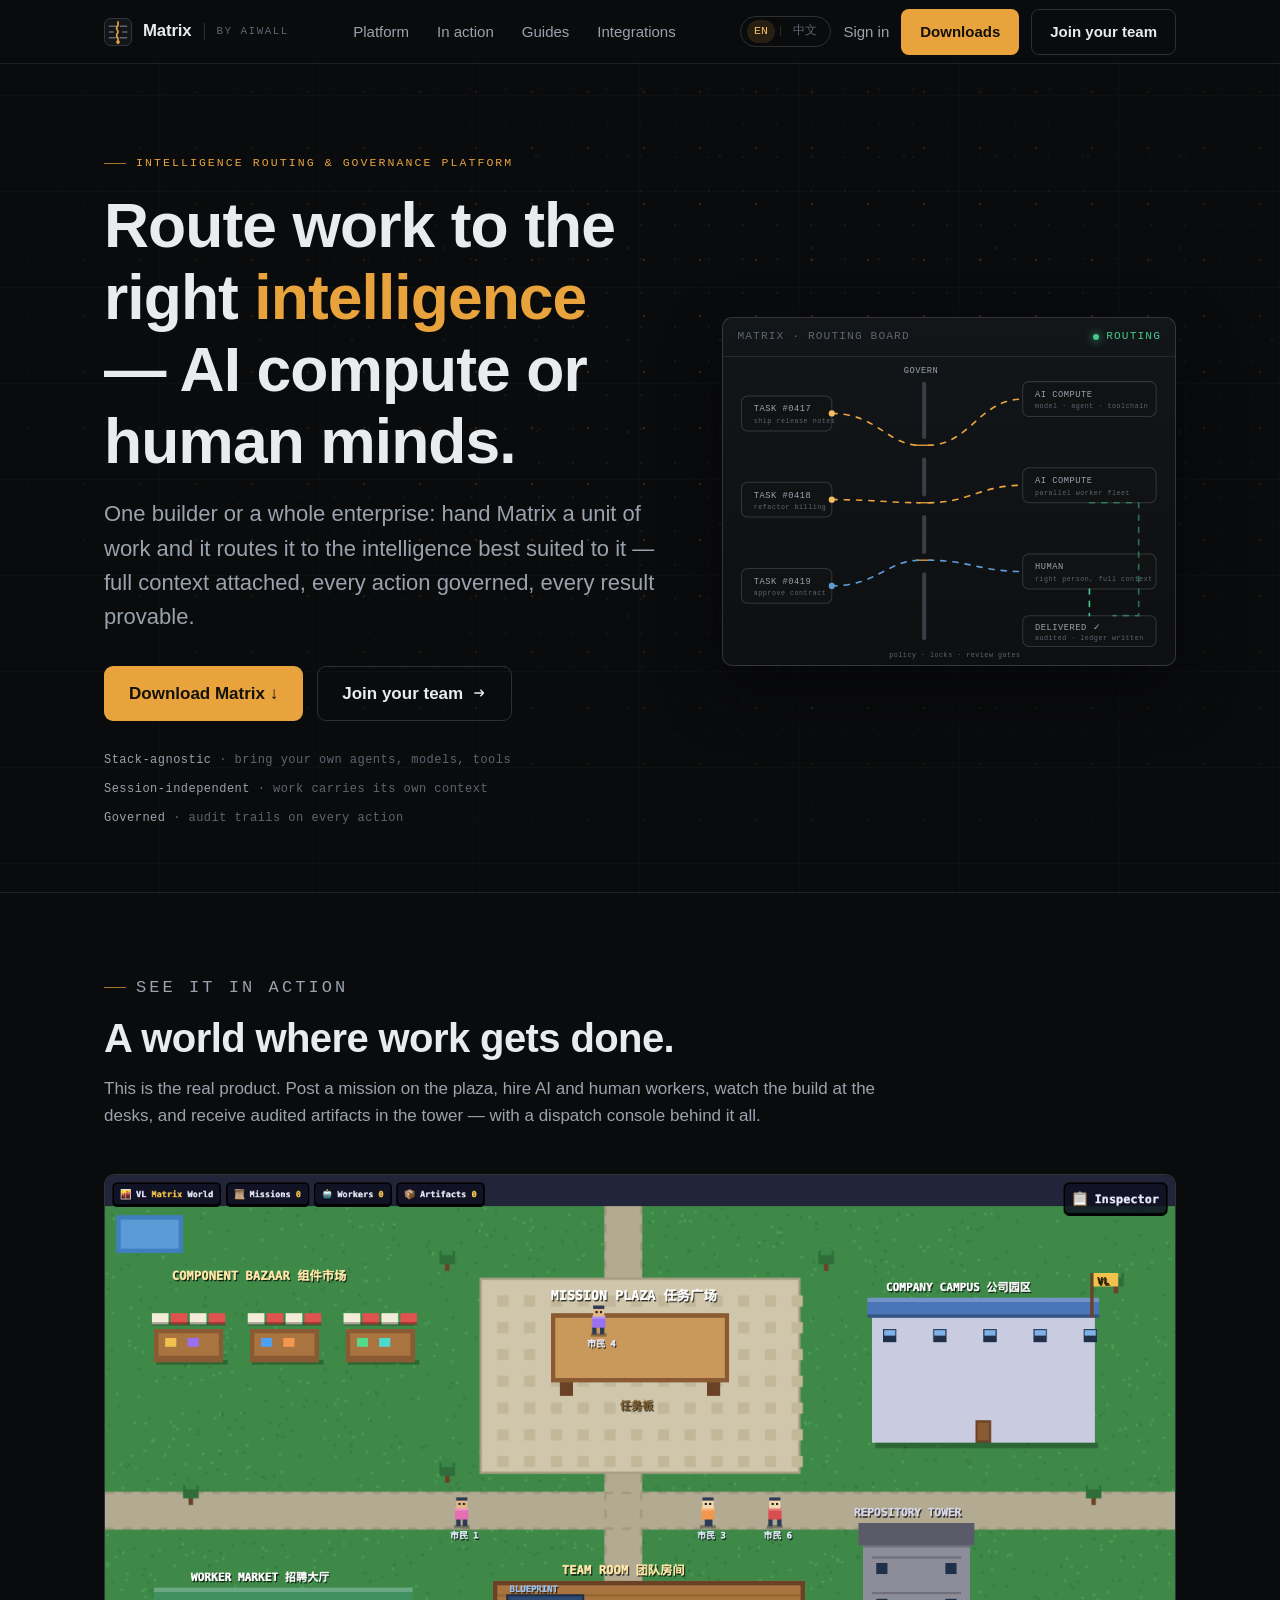
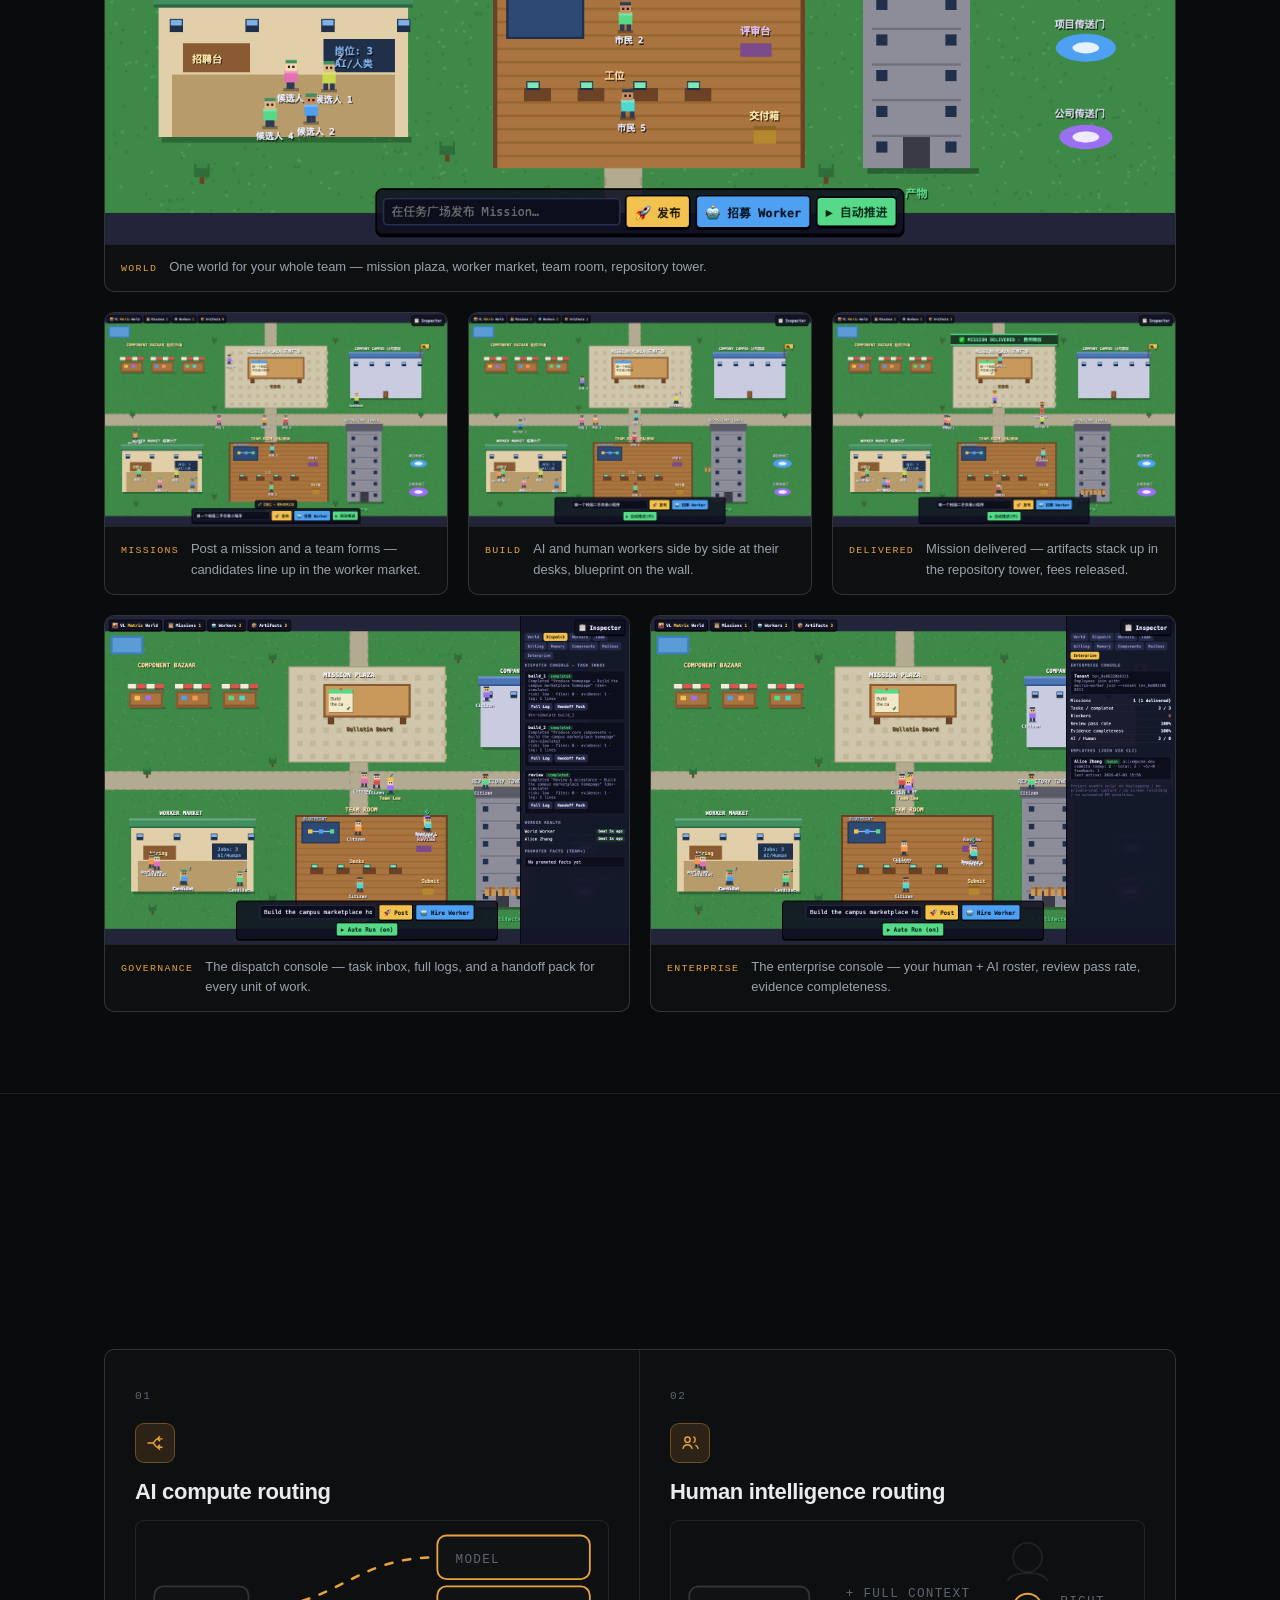
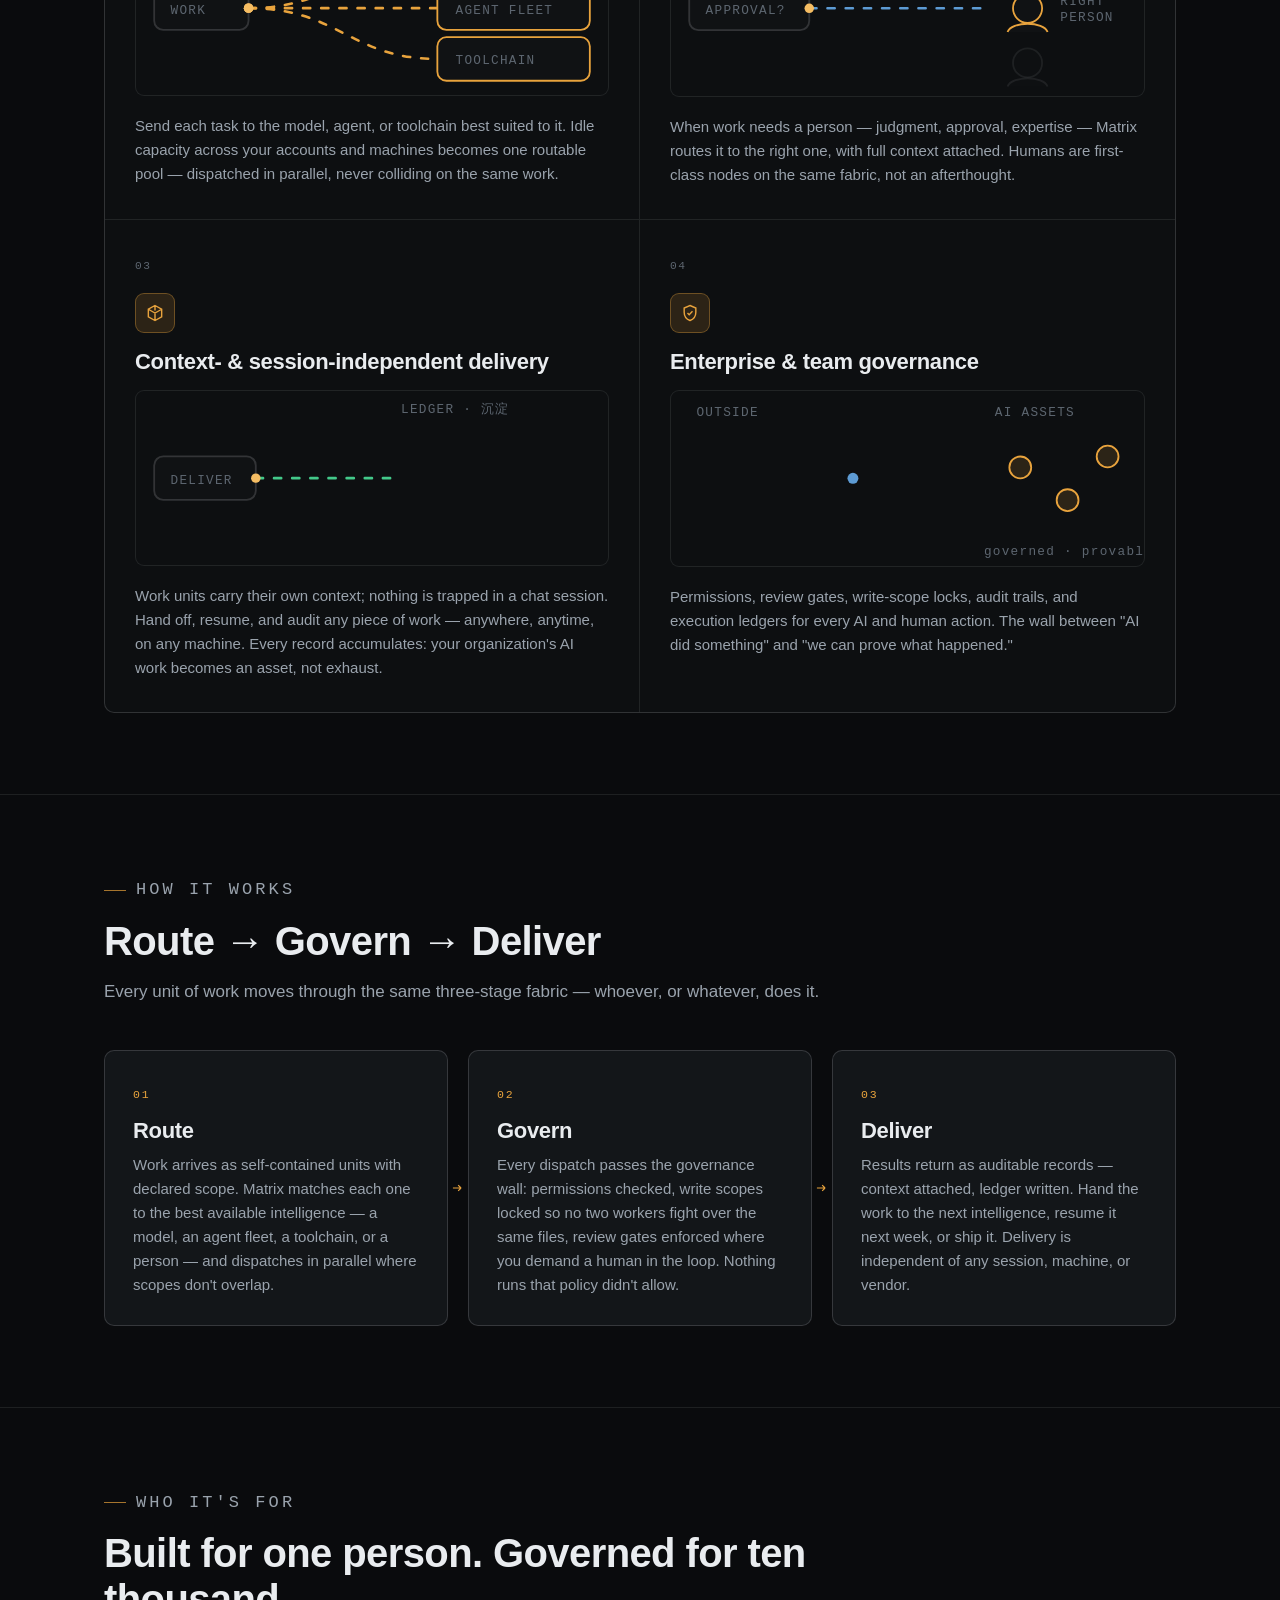
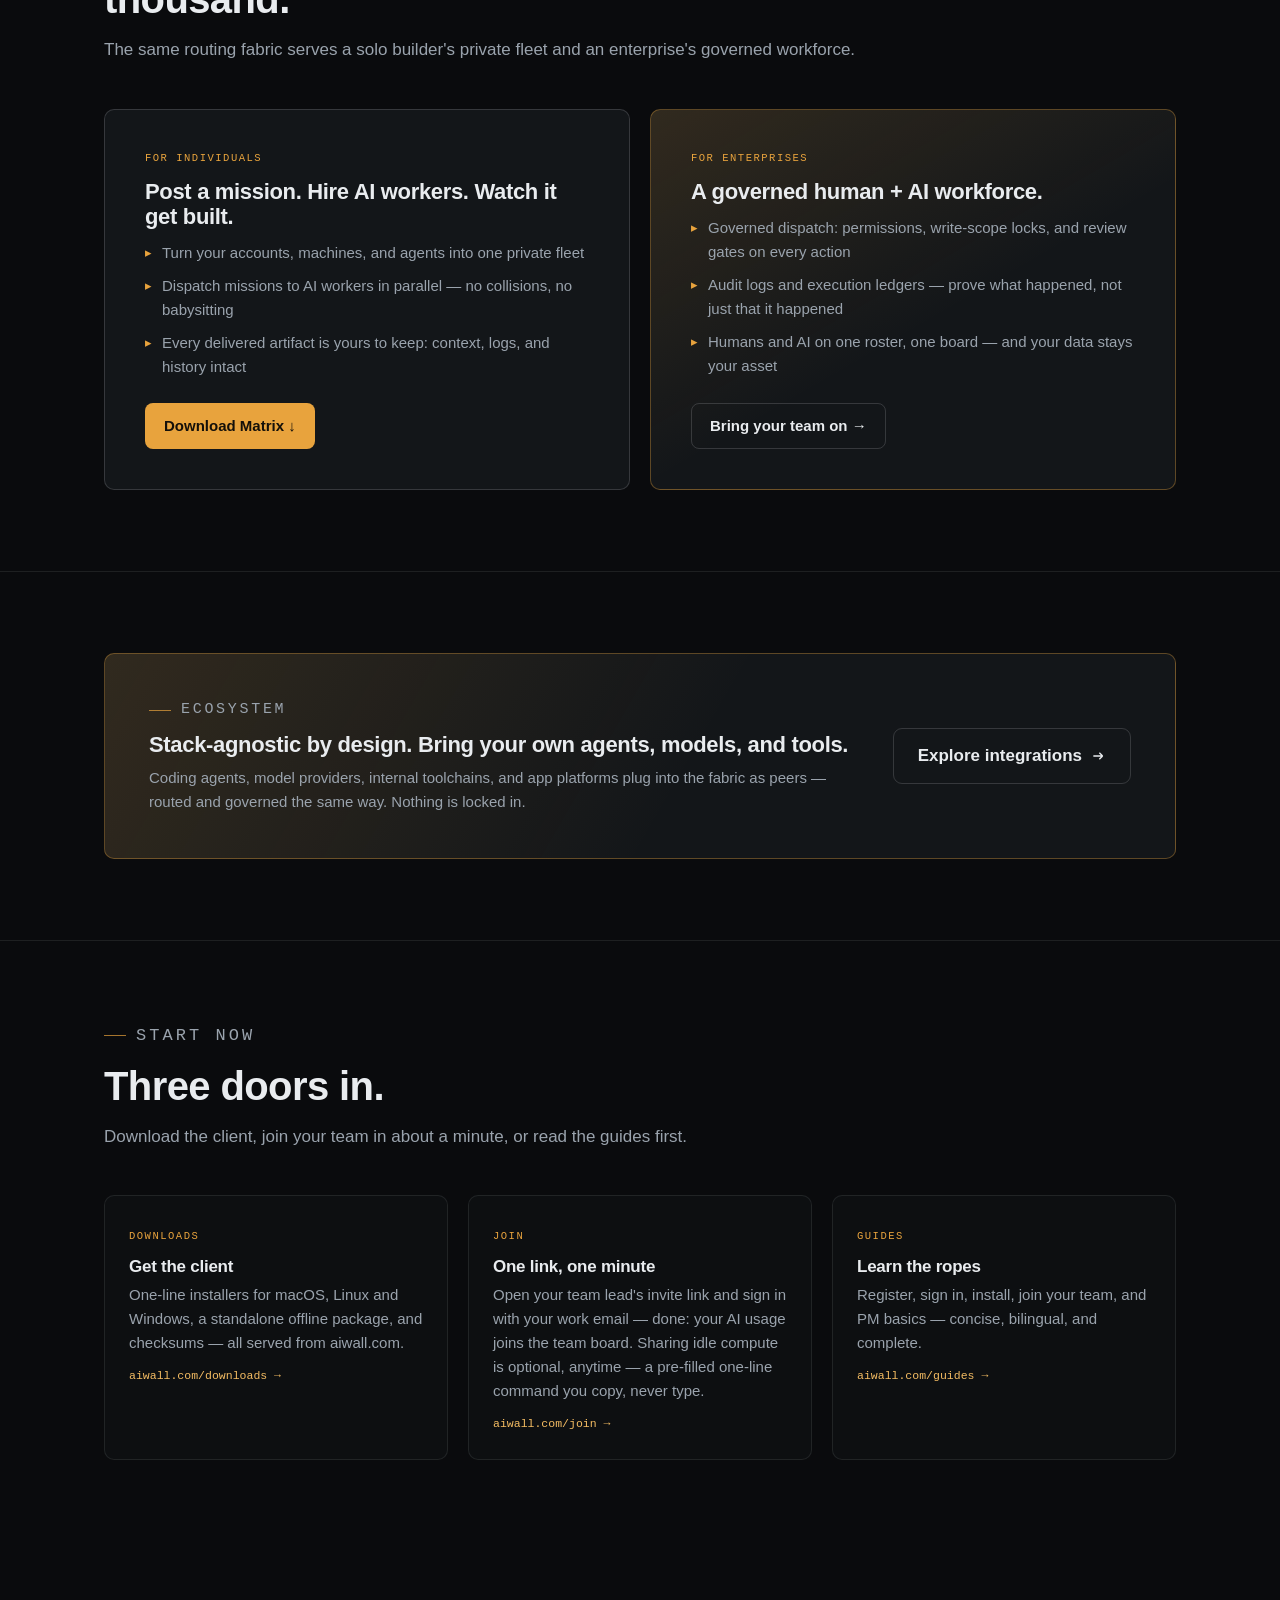
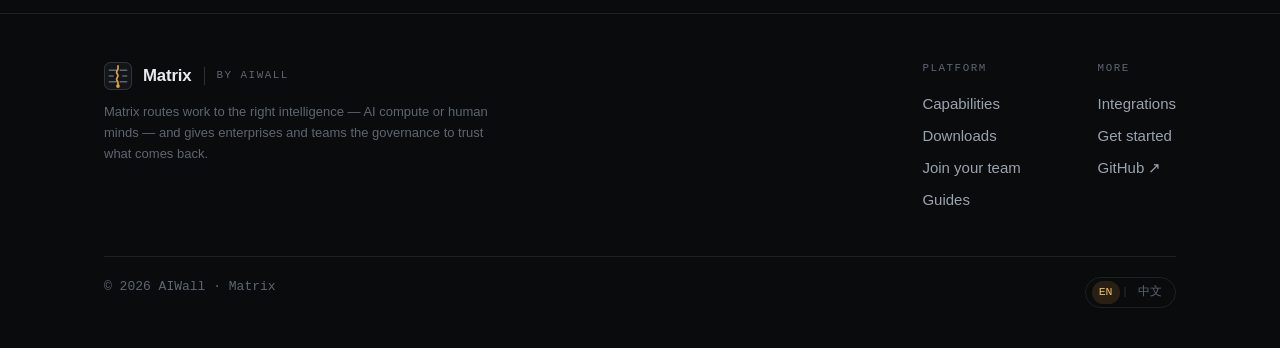
<file: index.html>
<!doctype html>
<html lang="en">
<head>
  <meta charset="utf-8">
  <meta name="viewport" content="width=device-width, initial-scale=1, viewport-fit=cover">
  <title>Matrix by AIWall — Intelligence Routing &amp; Governance Platform</title>
  <meta name="description" content="Individuals and enterprises use Matrix to route work to the right intelligence — AI compute or human minds — with full context attached and governance you can prove.">
  <meta name="theme-color" content="#0a0b0d">
  <link rel="icon" type="image/svg+xml" href="/assets/img/aiwall-mark.svg">
  <meta property="og:title" content="Matrix by AIWall — Intelligence Routing &amp; Governance Platform">
  <meta property="og:description" content="Route work to the right intelligence — AI compute or human minds — and govern everything that comes back.">
  <meta property="og:type" content="website">
  <meta property="og:url" content="https://aiwall.com/">
  <link rel="stylesheet" href="/assets/css/site.css">
</head>
<body data-page="home">

<nav class="nav">
  <div class="container">
    <a href="/" class="brand" aria-label="Matrix by AIWall">
      <img src="/assets/img/aiwall-mark.svg" alt="">
      <span>Matrix</span>
      <span class="by">by AIWall</span>
    </a>
    <div class="nav-links">
      <a href="/#platform" data-i18n="common.nav.platform">Platform</a>
      <a href="/#action" data-i18n="common.nav.action">In action</a>
      <a href="/guides.html" data-i18n="common.nav.guides">Guides</a>
      <a href="/integrations.html" data-i18n="common.nav.integrations">Integrations</a>
    </div>
    <div class="nav-cta">
      <div class="lang-switch" role="group" aria-label="Language / 语言">
        <button type="button" data-lang="en">EN</button><span class="sep" aria-hidden="true">|</span><button type="button" data-lang="zh">中文</button>
      </div>
      <a href="https://join.aiwall.com" class="signin" target="_blank" rel="noopener" data-i18n="common.nav.signin">Sign in</a>
      <a href="/downloads.html" class="btn btn-amber" data-i18n="common.nav.download">Downloads</a>
      <a href="/join.html" class="btn btn-ghost" data-i18n="common.nav.join">Join your team</a>
      <button class="menu-btn" id="menuBtn" aria-label="Menu" aria-expanded="false">
        <svg viewBox="0 0 24 24" fill="none" stroke="currentColor" stroke-width="2"><path d="M4 7h16M4 12h16M4 17h16"/></svg>
      </button>
    </div>
  </div>
</nav>
<div class="drawer" id="drawer">
  <a href="/#platform" data-i18n="common.nav.platform">Platform</a>
  <a href="/#action" data-i18n="common.nav.action">In action</a>
  <a href="/guides.html" data-i18n="common.nav.guides">Guides</a>
  <a href="/integrations.html" data-i18n="common.nav.integrations">Integrations</a>
  <a href="https://join.aiwall.com" target="_blank" rel="noopener" data-i18n="common.nav.signin">Sign in</a>
  <a href="/downloads.html" class="btn btn-amber" data-i18n="common.nav.downloadcta">Download Matrix ↓</a>
  <a href="/join.html" class="btn btn-ghost" data-i18n="common.nav.join">Join your team</a>
  <div class="lang-switch" role="group" aria-label="Language / 语言">
    <button type="button" data-lang="en">EN</button><span class="sep" aria-hidden="true">|</span><button type="button" data-lang="zh">中文</button>
  </div>
</div>

<!-- ============================ HERO ============================ -->
<header class="hero">
  <div class="container">
    <div class="hero-grid">
      <div>
        <p class="kicker" data-i18n="home.kicker">Intelligence Routing &amp; Governance Platform</p>
        <h1 data-i18n-html="home.h1">Route work to the right <span class="amber">intelligence</span> — AI compute or human minds.</h1>
        <p class="lede" data-i18n="home.lede">
          One builder or a whole enterprise: hand Matrix a unit of work and it routes it to the
          intelligence best suited to it — full context attached, every action governed, every
          result provable.
        </p>
        <div class="cta-row">
          <a href="/downloads.html" class="btn btn-amber btn-lg">
            <span data-i18n="home.cta.download">Download Matrix ↓</span>
          </a>
          <a href="/join.html" class="btn btn-ghost btn-lg">
            <span data-i18n="home.cta.join">Join your team</span>
            <svg viewBox="0 0 24 24" fill="none" stroke="currentColor" stroke-width="2"><path d="M5 12h14m0 0l-5-5m5 5l-5 5"/></svg>
          </a>
        </div>
        <div class="hero-meta">
          <span data-i18n-html="home.meta1"><strong>Stack-agnostic</strong> · bring your own agents, models, tools</span>
          <span data-i18n-html="home.meta2"><strong>Session-independent</strong> · work carries its own context</span>
          <span data-i18n-html="home.meta3"><strong>Governed</strong> · audit trails on every action</span>
        </div>
      </div>

      <div class="reveal">
        <div class="route-board" role="img" aria-label="Diagram: incoming tasks pass through a governance gate and are routed to AI compute or human reviewers, then delivered as signed records">
          <div class="route-board-bar">
            <span>Matrix · routing board</span>
            <span class="live">routing</span>
          </div>
          <svg viewBox="0 0 440 300" aria-hidden="true">
            <!-- intake nodes -->
            <g>
              <rect class="node-box" x="18" y="38" width="88" height="34" rx="6"/>
              <text class="node-label" x="30" y="53">TASK #0417</text>
              <text class="node-sub" x="30" y="64">ship release notes</text>
              <rect class="node-box" x="18" y="122" width="88" height="34" rx="6"/>
              <text class="node-label" x="30" y="137">TASK #0418</text>
              <text class="node-sub" x="30" y="148">refactor billing</text>
              <rect class="node-box" x="18" y="206" width="88" height="34" rx="6"/>
              <text class="node-label" x="30" y="221">TASK #0419</text>
              <text class="node-sub" x="30" y="232">approve contract</text>
            </g>

            <!-- governance wall -->
            <g stroke="#3a3f45" stroke-width="4" stroke-linecap="round">
              <path d="M196 26v52"/>
              <path d="M196 100v34"/>
              <path d="M196 156v34"/>
              <path d="M196 212v62"/>
            </g>
            <g stroke="#e8a33d" stroke-width="1.4" opacity="0.9">
              <path d="M188 86 h16" />
              <path d="M188 142 h16" />
              <path d="M188 198 h16" />
            </g>
            <text class="node-label" x="176" y="16" fill="#e8a33d">GOVERN</text>
            <text class="node-sub" x="162" y="292">policy · locks · review gates</text>

            <!-- destinations -->
            <g>
              <rect class="node-box" x="292" y="24" width="130" height="34" rx="6"/>
              <text class="node-label" x="304" y="39">AI COMPUTE</text>
              <text class="node-sub" x="304" y="50">model · agent · toolchain</text>
              <rect class="node-box" x="292" y="108" width="130" height="34" rx="6"/>
              <text class="node-label" x="304" y="123">AI COMPUTE</text>
              <text class="node-sub" x="304" y="134">parallel worker fleet</text>
              <rect class="node-box" x="292" y="192" width="130" height="34" rx="6"/>
              <text class="node-label" x="304" y="207">HUMAN</text>
              <text class="node-sub" x="304" y="218">right person, full context</text>
            </g>

            <!-- routes: intake -> gate -->
            <path class="route-line" stroke="#e8a33d" d="M106 55 C150 55 160 86 192 86"/>
            <path class="route-line" stroke="#e8a33d" d="M106 139 C150 139 160 142 192 142"/>
            <path class="route-line" stroke="#5d9bd4" d="M106 223 C150 223 160 198 192 198"/>
            <!-- routes: gate -> destinations -->
            <path class="route-line" stroke="#e8a33d" d="M200 86 C240 86 250 41 292 41"/>
            <path class="route-line" stroke="#e8a33d" d="M200 142 C240 142 250 125 292 125"/>
            <path class="route-line" stroke="#5d9bd4" d="M200 198 C240 198 250 209 292 209"/>

            <!-- delivery ledger -->
            <rect class="node-box" x="292" y="252" width="130" height="30" rx="6" stroke="#2f5947"/>
            <text class="node-label" x="304" y="266" fill="#43c98a">DELIVERED ✓</text>
            <text class="node-sub" x="304" y="276">audited · ledger written</text>
            <path class="route-line" stroke="#43c98a" d="M357 226 v26"/>
            <path class="route-line" stroke="#43c98a" d="M357 142 h48 v110 h-25" opacity="0.5"/>

            <!-- work packets traveling intake -> gate -> destination -->
            <circle class="route-dot" r="3" style="--d:0s; offset-path: path('M106 55 C150 55 160 86 192 86 L200 86 C240 86 250 41 292 41')"/>
            <circle class="route-dot" r="3" style="--d:1.6s; offset-path: path('M106 139 C150 139 160 142 192 142 L200 142 C240 142 250 125 292 125')"/>
            <circle class="route-dot blue" r="3" style="--d:3.2s; offset-path: path('M106 223 C150 223 160 198 192 198 L200 198 C240 198 250 209 292 209')"/>
          </svg>
        </div>
      </div>
    </div>
  </div>
</header>

<!-- ============================ SEE IT IN ACTION ============================ -->
<section class="section" id="action">
  <div class="container">
    <div class="section-head reveal">
      <p class="kicker" data-i18n="home.shots.kicker">See it in action</p>
      <h2 data-i18n="home.shots.h2">A world where work gets done.</h2>
      <p data-i18n="home.shots.lede">This is the real product. Post a mission on the plaza, hire AI and human workers,
         watch the build at the desks, and receive audited artifacts in the tower — with a dispatch
         console behind it all.</p>
    </div>

    <div class="shots-featured reveal">
      <a class="shot" href="/assets/img/screens/world-overview.png">
        <figure>
          <img src="/assets/img/screens/world-overview.png" loading="lazy" width="1440" height="900"
               alt="Matrix world overview: mission plaza, worker market, team room and repository tower — 世界总览：任务广场、招聘大厅、团队房间与仓库塔">
          <figcaption>
            <span class="cap-tag" data-i18n="home.shots.world.tag">World</span>
            <span data-i18n="home.shots.world.cap">One world for your whole team — mission plaza, worker market, team room, repository tower.</span>
          </figcaption>
        </figure>
      </a>
    </div>

    <div class="shots-grid reveal">
      <a class="shot" href="/assets/img/screens/mission-team-forming.png">
        <figure>
          <img src="/assets/img/screens/mission-team-forming.png" loading="lazy" width="1440" height="900"
               alt="A mission posted on the bulletin board while candidates gather in the worker market — 任务已发布，候选工人在招聘大厅集结">
          <figcaption>
            <span class="cap-tag" data-i18n="home.shots.mission.tag">Missions</span>
            <span data-i18n="home.shots.mission.cap">Post a mission and a team forms — candidates line up in the worker market.</span>
          </figcaption>
        </figure>
      </a>
      <a class="shot" href="/assets/img/screens/working-at-desks.png">
        <figure>
          <img src="/assets/img/screens/working-at-desks.png" loading="lazy" width="1440" height="900"
               alt="AI and human workers building at their desks in the team room — AI 与人类工人在团队房间的工位上工作">
          <figcaption>
            <span class="cap-tag" data-i18n="home.shots.desks.tag">Build</span>
            <span data-i18n="home.shots.desks.cap">AI and human workers side by side at their desks, blueprint on the wall.</span>
          </figcaption>
        </figure>
      </a>
      <a class="shot" href="/assets/img/screens/artifacts-delivered.png">
        <figure>
          <img src="/assets/img/screens/artifacts-delivered.png" loading="lazy" width="1440" height="900"
               alt="Mission delivered: artifact crates stacking up at the repository tower — 任务交付：产物入库仓库塔">
          <figcaption>
            <span class="cap-tag" data-i18n="home.shots.delivered.tag">Delivered</span>
            <span data-i18n="home.shots.delivered.cap">Mission delivered — artifacts stack up in the repository tower, fees released.</span>
          </figcaption>
        </figure>
      </a>
    </div>

    <div class="shots-grid two reveal">
      <a class="shot" href="/assets/img/screens/dispatch-console.png">
        <figure>
          <img src="/assets/img/screens/dispatch-console.png" loading="lazy" width="1440" height="900"
               alt="Dispatch console with task inbox, full logs and handoff packs — 调度台：任务收件箱、完整日志与交接包">
          <figcaption>
            <span class="cap-tag" data-i18n="home.shots.dispatch.tag">Governance</span>
            <span data-i18n="home.shots.dispatch.cap">The dispatch console — task inbox, full logs, and a handoff pack for every unit of work.</span>
          </figcaption>
        </figure>
      </a>
      <a class="shot" href="/assets/img/screens/enterprise-console.png">
        <figure>
          <img src="/assets/img/screens/enterprise-console.png" loading="lazy" width="1440" height="900"
               alt="Enterprise console with human and AI roster, review pass rate and evidence completeness — 企业控制台：人类与 AI 员工名册、评审通过率、证据完整度">
          <figcaption>
            <span class="cap-tag" data-i18n="home.shots.enterprise.tag">Enterprise</span>
            <span data-i18n="home.shots.enterprise.cap">The enterprise console — your human + AI roster, review pass rate, evidence completeness.</span>
          </figcaption>
        </figure>
      </a>
    </div>
  </div>
</section>

<!-- ============================ CAPABILITIES ============================ -->
<section class="section" id="platform">
  <div class="container">
    <div class="section-head reveal">
      <p class="kicker" data-i18n="home.plat.kicker">The platform</p>
      <h2 data-i18n="home.plat.h2">Four capabilities. One routing fabric.</h2>
      <p data-i18n="home.plat.lede">Intelligence is the resource. Matrix is how work finds it — and how organizations stay in control of it.</p>
    </div>
    <div class="cap-grid reveal">
      <article class="cap">
        <span class="idx">01</span>
        <div class="icon"><svg viewBox="0 0 24 24"><path d="M3 12h6m0 0c3 0 3-5 6-5h6m-6 0l3-3m-3 3l3 3M9 12c3 0 3 5 6 5h6m-6 0l3-3m-3 3l3 3"/></svg></div>
        <h3 data-i18n="home.cap1.h3">AI compute routing</h3>
        <div class="cap-viz" role="img" aria-label="Animation: a work unit is dispatched across idle AI compute — models, agent fleets, toolchains — in parallel">
          <svg viewBox="0 0 260 96" aria-hidden="true">
            <rect class="viz-box" x="10" y="36" width="52" height="24" rx="5"/>
            <text class="viz-label" x="19" y="51">WORK</text>
            <path class="viz-flow viz-amber" d="M62 48 C112 48 118 20 166 20"/>
            <path class="viz-flow viz-amber" d="M62 48 H166"/>
            <path class="viz-flow viz-amber" d="M62 48 C112 48 118 76 166 76"/>
            <g class="viz-pulse" style="--d:0s">
              <rect class="viz-box viz-amber" x="166" y="8" width="84" height="24" rx="5"/>
              <text class="viz-label" x="176" y="23">MODEL</text>
            </g>
            <g class="viz-pulse" style="--d:0.9s">
              <rect class="viz-box viz-amber" x="166" y="36" width="84" height="24" rx="5"/>
              <text class="viz-label" x="176" y="51">AGENT FLEET</text>
            </g>
            <g class="viz-pulse" style="--d:1.8s">
              <rect class="viz-box viz-amber" x="166" y="64" width="84" height="24" rx="5"/>
              <text class="viz-label" x="176" y="79">TOOLCHAIN</text>
            </g>
            <circle class="viz-packet" r="2.6" style="--d:0s; offset-path: path('M62 48 C112 48 118 20 166 20')"/>
            <circle class="viz-packet" r="2.6" style="--d:1.1s; offset-path: path('M62 48 H166')"/>
            <circle class="viz-packet" r="2.6" style="--d:2.2s; offset-path: path('M62 48 C112 48 118 76 166 76')"/>
          </svg>
        </div>
        <p data-i18n="home.cap1.p">Send each task to the model, agent, or toolchain best suited to it. Idle capacity across
           your accounts and machines becomes one routable pool — dispatched in parallel, never
           colliding on the same work.</p>
      </article>
      <article class="cap">
        <span class="idx">02</span>
        <div class="icon"><svg viewBox="0 0 24 24"><circle cx="9" cy="8" r="3.2"/><path d="M3.5 19c.6-3.2 2.8-5 5.5-5s4.9 1.8 5.5 5M16 4.5c1.4.5 2.3 1.8 2.3 3.5S17.4 11 16 11.5M18.5 14.5c1.9.8 3 2.3 3.4 4.5"/></svg></div>
        <h3 data-i18n="home.cap2.h3">Human intelligence routing</h3>
        <div class="cap-viz" role="img" aria-label="Animation: work that needs judgment is routed to the right person, with full context attached">
          <svg viewBox="0 0 260 96" aria-hidden="true">
            <rect class="viz-box" x="10" y="36" width="66" height="24" rx="5"/>
            <text class="viz-label" x="19" y="51">APPROVAL?</text>
            <path class="viz-flow" stroke="#5d9bd4" d="M76 48 H176"/>
            <g class="viz-pulse" style="--d:0.6s" opacity="0.5">
              <circle class="viz-box" cx="196" cy="20" r="8"/>
              <path class="viz-box" d="M185 33 c2-6 20-6 22 0" fill="none"/>
            </g>
            <g class="viz-pulse" style="--d:0s">
              <circle class="viz-box viz-amber" cx="196" cy="48" r="8"/>
              <path class="viz-box viz-amber" d="M185 61 c2-6 20-6 22 0" fill="none"/>
              <text class="viz-label" x="214" y="46">RIGHT</text>
              <text class="viz-label" x="214" y="55">PERSON</text>
            </g>
            <g class="viz-pulse" style="--d:1.2s" opacity="0.5">
              <circle class="viz-box" cx="196" cy="78" r="8"/>
              <path class="viz-box" d="M185 91 c2-6 20-6 22 0" fill="none"/>
            </g>
            <circle class="viz-packet" r="2.6" style="--d:0s; offset-path: path('M76 48 H184')"/>
            <text class="viz-label" x="96" y="42">+ FULL CONTEXT</text>
          </svg>
        </div>
        <p data-i18n="home.cap2.p">When work needs a person — judgment, approval, expertise — Matrix routes it to the right
           one, with full context attached. Humans are first-class nodes on the same fabric, not an
           afterthought.</p>
      </article>
      <article class="cap">
        <span class="idx">03</span>
        <div class="icon"><svg viewBox="0 0 24 24"><path d="M12 3l8 4.5v9L12 21l-8-4.5v-9L12 3zm0 0v6m8-1.5L12 12 4 7.5M12 21v-9"/></svg></div>
        <h3 data-i18n="home.cap3.h3">Context- &amp; session-independent delivery</h3>
        <div class="cap-viz" role="img" aria-label="Animation: every delivered piece of work accumulates as an auditable record in the organization's ledger">
          <svg viewBox="0 0 260 96" aria-hidden="true">
            <rect class="viz-box" x="10" y="36" width="56" height="24" rx="5"/>
            <text class="viz-label" x="19" y="51">DELIVER</text>
            <path class="viz-flow" stroke="#43c98a" d="M66 48 H140"/>
            <circle class="viz-packet" r="2.6" style="--d:0s; offset-path: path('M66 48 H140')"/>
            <text class="viz-label" x="146" y="12">LEDGER · 沉淀</text>
            <g class="viz-row" style="--d:0.4s">
              <rect class="viz-box" x="146" y="76" width="102" height="11" rx="3"/>
              <circle cx="154" cy="81.5" r="2" fill="#43c98a"/>
            </g>
            <g class="viz-row" style="--d:1.6s">
              <rect class="viz-box" x="146" y="62" width="102" height="11" rx="3"/>
              <circle cx="154" cy="67.5" r="2" fill="#43c98a"/>
            </g>
            <g class="viz-row" style="--d:2.8s">
              <rect class="viz-box" x="146" y="48" width="102" height="11" rx="3"/>
              <circle cx="154" cy="53.5" r="2" fill="#43c98a"/>
            </g>
            <g class="viz-row" style="--d:4s">
              <rect class="viz-box" x="146" y="34" width="102" height="11" rx="3"/>
              <circle cx="154" cy="39.5" r="2" fill="#43c98a"/>
            </g>
            <g class="viz-row" style="--d:5.2s">
              <rect class="viz-box" x="146" y="20" width="102" height="11" rx="3"/>
              <circle cx="154" cy="25.5" r="2" fill="#43c98a"/>
            </g>
          </svg>
        </div>
        <p data-i18n="home.cap3.p">Work units carry their own context; nothing is trapped in a chat session. Hand off,
           resume, and audit any piece of work — anywhere, anytime, on any machine. Every record
           accumulates: your organization's AI work becomes an asset, not exhaust.</p>
      </article>
      <article class="cap">
        <span class="idx">04</span>
        <div class="icon"><svg viewBox="0 0 24 24"><path d="M12 3l7 3v5c0 4.5-3 8.5-7 10-4-1.5-7-5.5-7-10V6l7-3z"/><path d="M9 12l2 2 4-4"/></svg></div>
        <h3 data-i18n="home.cap4.h3">Enterprise &amp; team governance</h3>
        <div class="cap-viz" role="img" aria-label="Animation: a wall builds itself around the organization's AI assets; an ungoverned probe from outside bounces off">
          <svg viewBox="0 0 260 96" aria-hidden="true">
            <text class="viz-label" x="14" y="14">OUTSIDE</text>
            <circle class="viz-probe" cx="100" cy="48" r="3" fill="#5d9bd4"/>
            <!-- the wall, laying its own bricks -->
            <g>
              <rect class="viz-brick" style="--d:0s"   x="142" y="80" width="22" height="10" rx="2" fill="var(--amber-dim)" stroke="var(--amber)" stroke-width="0.8"/>
              <rect class="viz-brick" style="--d:0.7s" x="142" y="68" width="22" height="10" rx="2" fill="var(--amber-dim)" stroke="var(--amber)" stroke-width="0.8"/>
              <rect class="viz-brick" style="--d:1.4s" x="142" y="56" width="22" height="10" rx="2" fill="var(--amber-dim)" stroke="var(--amber)" stroke-width="0.8"/>
              <rect class="viz-brick" style="--d:2.1s" x="142" y="44" width="22" height="10" rx="2" fill="var(--amber-dim)" stroke="var(--amber)" stroke-width="0.8"/>
              <rect class="viz-brick" style="--d:2.8s" x="142" y="32" width="22" height="10" rx="2" fill="var(--amber-dim)" stroke="var(--amber)" stroke-width="0.8"/>
              <rect class="viz-brick" style="--d:3.5s" x="142" y="20" width="22" height="10" rx="2" fill="var(--amber-dim)" stroke="var(--amber)" stroke-width="0.8"/>
              <rect class="viz-brick" style="--d:4.2s" x="142" y="8"  width="22" height="10" rx="2" fill="var(--amber-dim)" stroke="var(--amber)" stroke-width="0.8"/>
            </g>
            <text class="viz-label" x="178" y="14">AI ASSETS</text>
            <circle class="viz-asset" style="--d:0s"   cx="192" cy="42" r="6" fill="var(--amber-dim)" stroke="var(--amber)" stroke-width="1"/>
            <circle class="viz-asset" style="--d:0.8s" cx="218" cy="60" r="6" fill="var(--amber-dim)" stroke="var(--amber)" stroke-width="1"/>
            <circle class="viz-asset" style="--d:1.6s" cx="240" cy="36" r="6" fill="var(--amber-dim)" stroke="var(--amber)" stroke-width="1"/>
            <text class="viz-label" x="172" y="90">governed · provable</text>
          </svg>
        </div>
        <p data-i18n="home.cap4.p">Permissions, review gates, write-scope locks, audit trails, and execution ledgers for
           every AI and human action. The wall between "AI did something" and "we can prove what
           happened."</p>
      </article>
    </div>
  </div>
</section>

<!-- ============================ HOW IT WORKS ============================ -->
<section class="section" id="how">
  <div class="container">
    <div class="section-head reveal">
      <p class="kicker" data-i18n="home.how.kicker">How it works</p>
      <h2 data-i18n="home.how.h2">Route → Govern → Deliver</h2>
      <p data-i18n="home.how.lede">Every unit of work moves through the same three-stage fabric — whoever, or whatever, does it.</p>
    </div>
    <div class="flow-steps reveal">
      <article class="step">
        <h3 data-i18n="home.how.s1.h3">Route</h3>
        <p data-i18n="home.how.s1.p">Work arrives as self-contained units with declared scope. Matrix matches each one to the
           best available intelligence — a model, an agent fleet, a toolchain, or a person — and
           dispatches in parallel where scopes don't overlap.</p>
        <span class="step-arrow" aria-hidden="true"><svg viewBox="0 0 24 24" fill="none" stroke="currentColor" stroke-width="2" width="14"><path d="M5 12h14m0 0l-5-5m5 5l-5 5"/></svg></span>
      </article>
      <article class="step">
        <h3 data-i18n="home.how.s2.h3">Govern</h3>
        <p data-i18n="home.how.s2.p">Every dispatch passes the governance wall: permissions checked, write scopes locked so no
           two workers fight over the same files, review gates enforced where you demand a human in
           the loop. Nothing runs that policy didn't allow.</p>
        <span class="step-arrow" aria-hidden="true"><svg viewBox="0 0 24 24" fill="none" stroke="currentColor" stroke-width="2" width="14"><path d="M5 12h14m0 0l-5-5m5 5l-5 5"/></svg></span>
      </article>
      <article class="step">
        <h3 data-i18n="home.how.s3.h3">Deliver</h3>
        <p data-i18n="home.how.s3.p">Results return as auditable records — context attached, ledger written. Hand the work to
           the next intelligence, resume it next week, or ship it. Delivery is independent of any
           session, machine, or vendor.</p>
      </article>
    </div>
  </div>
</section>

<!-- ============================ WHO IT'S FOR ============================ -->
<section class="section" id="who">
  <div class="container">
    <div class="section-head reveal">
      <p class="kicker" data-i18n="home.who.kicker">Who it's for</p>
      <h2 data-i18n="home.who.h2">Built for one person. Governed for ten thousand.</h2>
      <p data-i18n="home.who.lede">The same routing fabric serves a solo builder's private fleet and an enterprise's governed workforce.</p>
    </div>
    <div class="pitch-grid reveal">
      <article class="pitch">
        <span class="p-kicker" data-i18n="home.ind.kicker">For individuals</span>
        <h3 data-i18n="home.ind.h3">Post a mission. Hire AI workers. Watch it get built.</h3>
        <ul>
          <li data-i18n="home.ind.li1">Turn your accounts, machines, and agents into one private fleet</li>
          <li data-i18n="home.ind.li2">Dispatch missions to AI workers in parallel — no collisions, no babysitting</li>
          <li data-i18n="home.ind.li3">Every delivered artifact is yours to keep: context, logs, and history intact</li>
        </ul>
        <a href="/downloads.html" class="btn btn-amber" data-i18n="home.ind.cta">Download Matrix ↓</a>
      </article>
      <article class="pitch amberline">
        <span class="p-kicker" data-i18n="home.ent.kicker">For enterprises</span>
        <h3 data-i18n="home.ent.h3">A governed human + AI workforce.</h3>
        <ul>
          <li data-i18n="home.ent.li1">Governed dispatch: permissions, write-scope locks, and review gates on every action</li>
          <li data-i18n="home.ent.li2">Audit logs and execution ledgers — prove what happened, not just that it happened</li>
          <li data-i18n="home.ent.li3">Humans and AI on one roster, one board — and your data stays your asset</li>
        </ul>
        <a href="/join.html" class="btn btn-ghost" data-i18n="home.ent.cta">Bring your team on →</a>
      </article>
    </div>
  </div>
</section>

<!-- ============================ STACK-AGNOSTIC ============================ -->
<section class="section">
  <div class="container">
    <div class="band reveal">
      <div>
        <p class="kicker" style="margin-bottom:10px" data-i18n="home.band.kicker">Ecosystem</p>
        <h2 data-i18n="home.band.h2">Stack-agnostic by design. Bring your own agents, models, and tools.</h2>
        <p data-i18n="home.band.p">Coding agents, model providers, internal toolchains, and app platforms plug into the
           fabric as peers — routed and governed the same way. Nothing is locked in.</p>
      </div>
      <a href="/integrations.html" class="btn btn-ghost btn-lg"><span data-i18n="home.band.cta">Explore integrations</span>
        <svg viewBox="0 0 24 24" fill="none" stroke="currentColor" stroke-width="2"><path d="M5 12h14m0 0l-5-5m5 5l-5 5"/></svg>
      </a>
    </div>
  </div>
</section>

<!-- ============================ START NOW ============================ -->
<section class="section">
  <div class="container">
    <div class="section-head reveal">
      <p class="kicker" data-i18n="home.start.kicker">Start now</p>
      <h2 data-i18n="home.start.h2">Three doors in.</h2>
      <p data-i18n="home.start.lede">Download the client, join your team in about a minute, or read the guides first.</p>
    </div>
    <div class="quick-grid reveal">
      <a class="quick" href="/downloads.html">
        <span class="q-kicker" data-i18n="home.start.q1.kicker">Downloads</span>
        <h3 data-i18n="home.start.q1.h3">Get the client</h3>
        <p data-i18n="home.start.q1.p">One-line installers for macOS, Linux and Windows, a standalone offline package, and
           checksums — all served from aiwall.com.</p>
        <span class="go">aiwall.com/downloads →</span>
      </a>
      <a class="quick" href="/join.html">
        <span class="q-kicker" data-i18n="home.start.q2.kicker">Join</span>
        <h3 data-i18n="home.start.q2.h3">One link, one minute</h3>
        <p data-i18n="home.start.q2.p">Open your team lead's invite link and sign in with your work email — done: your AI usage
           joins the team board. Sharing idle compute is optional, anytime — a pre-filled one-line
           command you copy, never type.</p>
        <span class="go">aiwall.com/join →</span>
      </a>
      <a class="quick" href="/guides.html">
        <span class="q-kicker" data-i18n="home.start.q3.kicker">Guides</span>
        <h3 data-i18n="home.start.q3.h3">Learn the ropes</h3>
        <p data-i18n="home.start.q3.p">Register, sign in, install, join your team, and PM basics — concise, bilingual, and
           complete.</p>
        <span class="go">aiwall.com/guides →</span>
      </a>
    </div>
  </div>
</section>

<!-- ============================ FOOTER ============================ -->
<footer class="footer">
  <div class="container">
    <div class="footer-grid">
      <div>
        <a href="/" class="brand" aria-label="Matrix by AIWall">
          <img src="/assets/img/aiwall-mark.svg" alt="">
          <span>Matrix</span>
          <span class="by">by AIWall</span>
        </a>
        <p class="footer-tag" data-i18n="common.footer.tag">Matrix routes work to the right intelligence — AI compute or human
           minds — and gives enterprises and teams the governance to trust what comes back.</p>
      </div>
      <div class="footer-cols">
        <div class="footer-col">
          <h4 data-i18n="common.footer.platform">Platform</h4>
          <a href="/#platform" data-i18n="common.footer.capabilities">Capabilities</a>
          <a href="/downloads.html" data-i18n="common.footer.downloads">Downloads</a>
          <a href="/join.html" data-i18n="common.footer.join">Join your team</a>
          <a href="/guides.html" data-i18n="common.footer.guides">Guides</a>
        </div>
        <div class="footer-col">
          <h4 data-i18n="common.footer.more">More</h4>
          <a href="/integrations.html" data-i18n="common.footer.integrations">Integrations</a>
          <a href="/get-started.html" data-i18n="common.footer.getstarted">Get started</a>
          <a href="https://github.com/AIWall-Matrix" target="_blank" rel="noopener">GitHub ↗</a>
        </div>
      </div>
    </div>
    <div class="footer-base">
      <span>© 2026 AIWall · Matrix</span>
      <div class="lang-switch" role="group" aria-label="Language / 语言">
        <button type="button" data-lang="en">EN</button><span class="sep" aria-hidden="true">|</span><button type="button" data-lang="zh">中文</button>
      </div>
    </div>
  </div>
</footer>

<script src="/assets/js/i18n.js"></script>
<script src="/assets/js/site.js"></script>
</body>
</html>
</file>
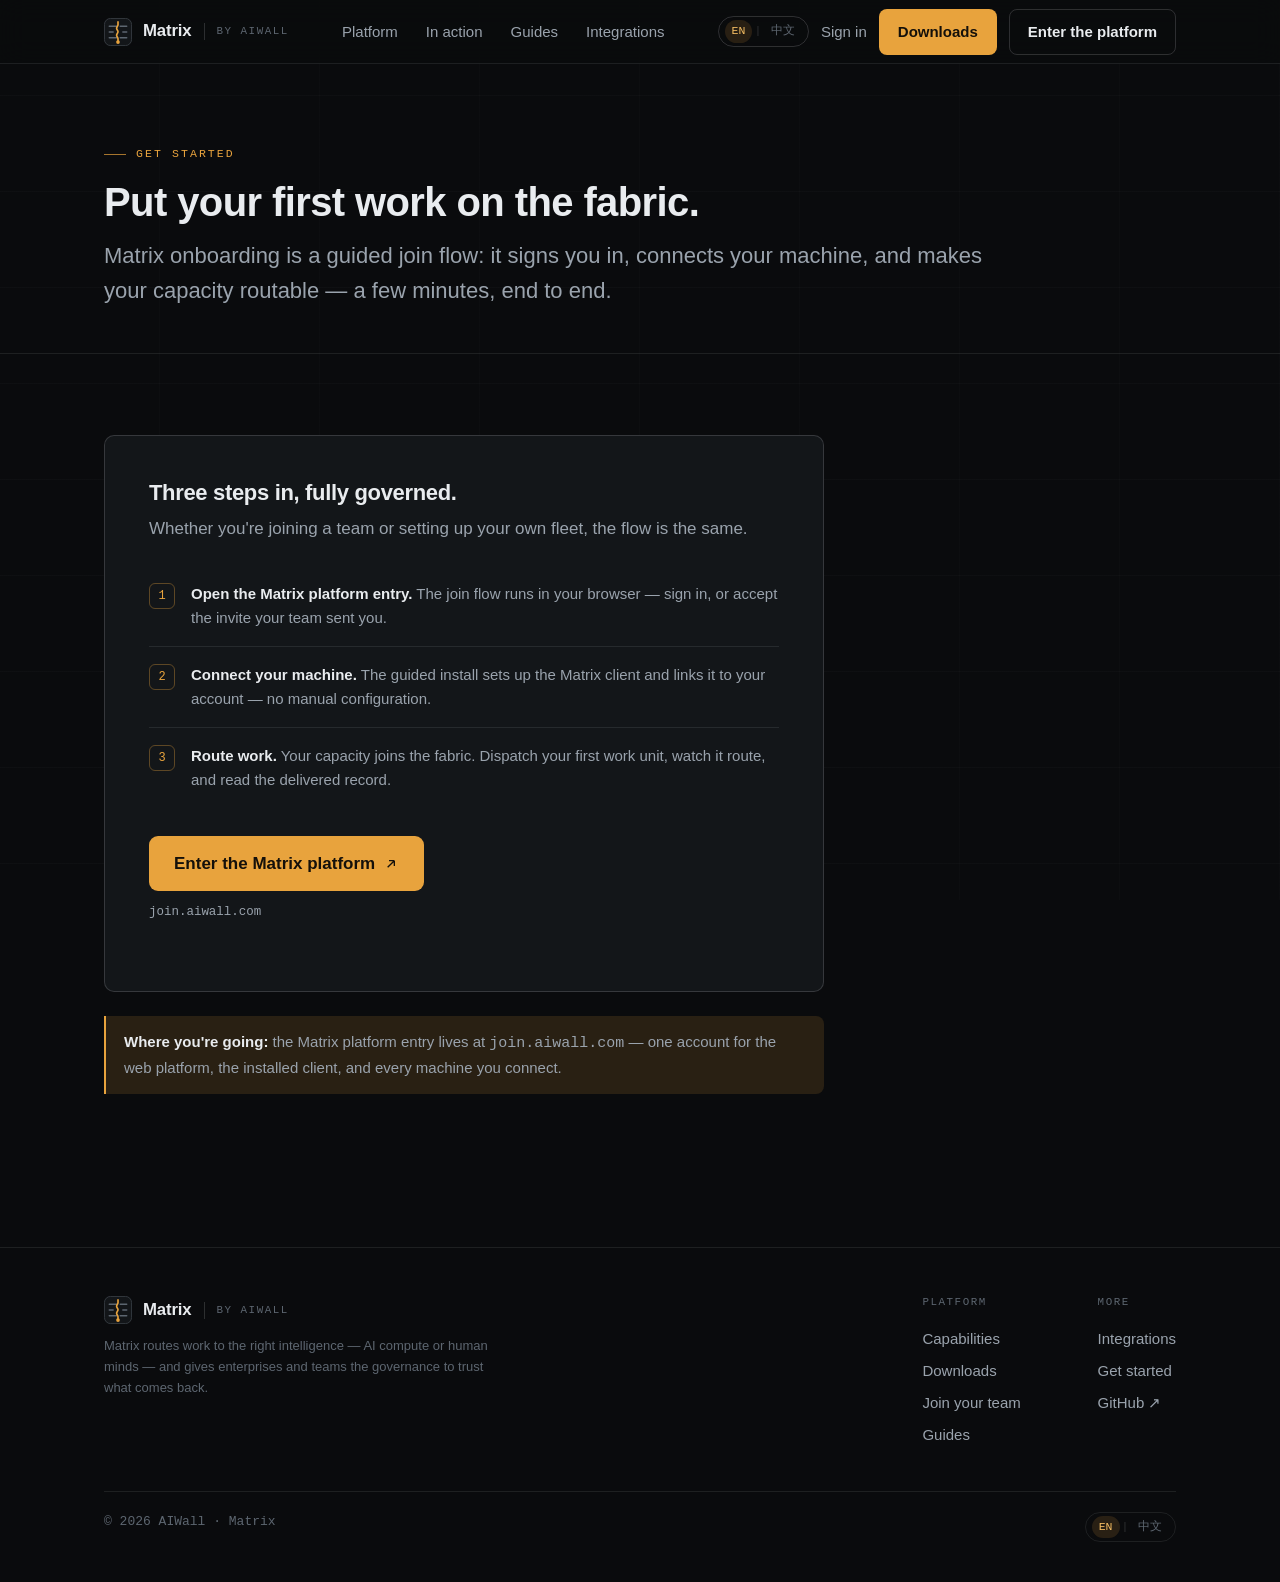
<file: get-started.html>
<!doctype html>
<html lang="en">
<head>
  <meta charset="utf-8">
  <meta name="viewport" content="width=device-width, initial-scale=1, viewport-fit=cover">
  <title>Get started — Matrix by AIWall</title>
  <meta name="description" content="Enter the Matrix platform: the guided flow signs you in, connects your machine, and puts your capacity on the routing fabric.">
  <meta name="theme-color" content="#0a0b0d">
  <link rel="icon" type="image/svg+xml" href="/assets/img/aiwall-mark.svg">
  <meta property="og:title" content="Get started — Matrix by AIWall">
  <meta property="og:description" content="Enter the Matrix platform through the guided join flow.">
  <meta property="og:type" content="website">
  <meta property="og:url" content="https://aiwall.com/get-started.html">
  <link rel="stylesheet" href="/assets/css/site.css">
</head>
<body data-page="start">

<nav class="nav">
  <div class="container">
    <a href="/" class="brand" aria-label="Matrix by AIWall">
      <img src="/assets/img/aiwall-mark.svg" alt="">
      <span>Matrix</span>
      <span class="by">by AIWall</span>
    </a>
    <div class="nav-links">
      <a href="/#platform" data-i18n="common.nav.platform">Platform</a>
      <a href="/#action" data-i18n="common.nav.action">In action</a>
      <a href="/guides.html" data-i18n="common.nav.guides">Guides</a>
      <a href="/integrations.html" data-i18n="common.nav.integrations">Integrations</a>
    </div>
    <div class="nav-cta">
      <div class="lang-switch" role="group" aria-label="Language / 语言">
        <button type="button" data-lang="en">EN</button><span class="sep" aria-hidden="true">|</span><button type="button" data-lang="zh">中文</button>
      </div>
      <a href="https://join.aiwall.com" class="signin" target="_blank" rel="noopener" data-i18n="common.nav.signin">Sign in</a>
      <a href="/downloads.html" class="btn btn-amber" data-i18n="common.nav.download">Downloads</a>
      <a href="https://join.aiwall.com" class="btn btn-ghost" data-i18n="start.nav.enter">Enter the platform</a>
      <button class="menu-btn" id="menuBtn" aria-label="Menu" aria-expanded="false">
        <svg viewBox="0 0 24 24" fill="none" stroke="currentColor" stroke-width="2"><path d="M4 7h16M4 12h16M4 17h16"/></svg>
      </button>
    </div>
  </div>
</nav>
<div class="drawer" id="drawer">
  <a href="/#platform" data-i18n="common.nav.platform">Platform</a>
  <a href="/#action" data-i18n="common.nav.action">In action</a>
  <a href="/guides.html" data-i18n="common.nav.guides">Guides</a>
  <a href="/integrations.html" data-i18n="common.nav.integrations">Integrations</a>
  <a href="https://join.aiwall.com" target="_blank" rel="noopener" data-i18n="common.nav.signin">Sign in</a>
  <a href="/downloads.html" class="btn btn-amber" data-i18n="common.nav.downloadcta">Download Matrix ↓</a>
  <a href="https://join.aiwall.com" class="btn btn-ghost" data-i18n="start.nav.enter">Enter the platform</a>
  <div class="lang-switch" role="group" aria-label="Language / 语言">
    <button type="button" data-lang="en">EN</button><span class="sep" aria-hidden="true">|</span><button type="button" data-lang="zh">中文</button>
  </div>
</div>

<header class="page-head">
  <div class="container">
    <p class="kicker" data-i18n="start.kicker">Get started</p>
    <h1 data-i18n="start.h1">Put your first work on the fabric.</h1>
    <p class="lede" data-i18n="start.lede">Matrix onboarding is a guided join flow: it signs you in, connects your machine,
       and makes your capacity routable — a few minutes, end to end.</p>
  </div>
</header>

<section class="section">
  <div class="container">
    <div class="start-panel reveal">
      <h2 data-i18n="start.panel.h2">Three steps in, fully governed.</h2>
      <p data-i18n="start.panel.p">Whether you're joining a team or setting up your own fleet, the flow is the same.</p>
      <ol class="start-steps">
        <li><span data-i18n-html="start.step1"><strong>Open the Matrix platform entry.</strong> The join flow runs in your
            browser — sign in, or accept the invite your team sent you.</span></li>
        <li><span data-i18n-html="start.step2"><strong>Connect your machine.</strong> The guided install sets up the Matrix
            client and links it to your account — no manual configuration.</span></li>
        <li><span data-i18n-html="start.step3"><strong>Route work.</strong> Your capacity joins the fabric. Dispatch your first
            work unit, watch it route, and read the delivered record.</span></li>
      </ol>
      <a href="https://join.aiwall.com" class="btn btn-amber btn-lg">
        <span data-i18n="start.cta">Enter the Matrix platform</span>
        <svg viewBox="0 0 24 24" fill="none" stroke="currentColor" stroke-width="2"><path d="M7 17L17 7m0 0H9m8 0v8"/></svg>
      </a>
      <p class="mono muted" style="font-size:0.78rem; margin-top:12px">join.aiwall.com</p>
    </div>

    <div class="note reveal" style="max-width:720px; margin-top:24px" data-i18n-html="start.note">
      <strong>Where you're going:</strong> the Matrix platform entry lives at
      <span class="mono">join.aiwall.com</span> — one account for the web platform, the installed
      client, and every machine you connect.
    </div>
  </div>
</section>

<footer class="footer">
  <div class="container">
    <div class="footer-grid">
      <div>
        <a href="/" class="brand" aria-label="Matrix by AIWall">
          <img src="/assets/img/aiwall-mark.svg" alt="">
          <span>Matrix</span>
          <span class="by">by AIWall</span>
        </a>
        <p class="footer-tag" data-i18n="common.footer.tag">Matrix routes work to the right intelligence — AI compute or human
           minds — and gives enterprises and teams the governance to trust what comes back.</p>
      </div>
      <div class="footer-cols">
        <div class="footer-col">
          <h4 data-i18n="common.footer.platform">Platform</h4>
          <a href="/#platform" data-i18n="common.footer.capabilities">Capabilities</a>
          <a href="/downloads.html" data-i18n="common.footer.downloads">Downloads</a>
          <a href="/join.html" data-i18n="common.footer.join">Join your team</a>
          <a href="/guides.html" data-i18n="common.footer.guides">Guides</a>
        </div>
        <div class="footer-col">
          <h4 data-i18n="common.footer.more">More</h4>
          <a href="/integrations.html" data-i18n="common.footer.integrations">Integrations</a>
          <a href="/get-started.html" data-i18n="common.footer.getstarted">Get started</a>
          <a href="https://github.com/AIWall-Matrix" target="_blank" rel="noopener">GitHub ↗</a>
        </div>
      </div>
    </div>
    <div class="footer-base">
      <span>© 2026 AIWall · Matrix</span>
      <div class="lang-switch" role="group" aria-label="Language / 语言">
        <button type="button" data-lang="en">EN</button><span class="sep" aria-hidden="true">|</span><button type="button" data-lang="zh">中文</button>
      </div>
    </div>
  </div>
</footer>

<script src="/assets/js/i18n.js"></script>
<script src="/assets/js/site.js"></script>
</body>
</html>
</file>
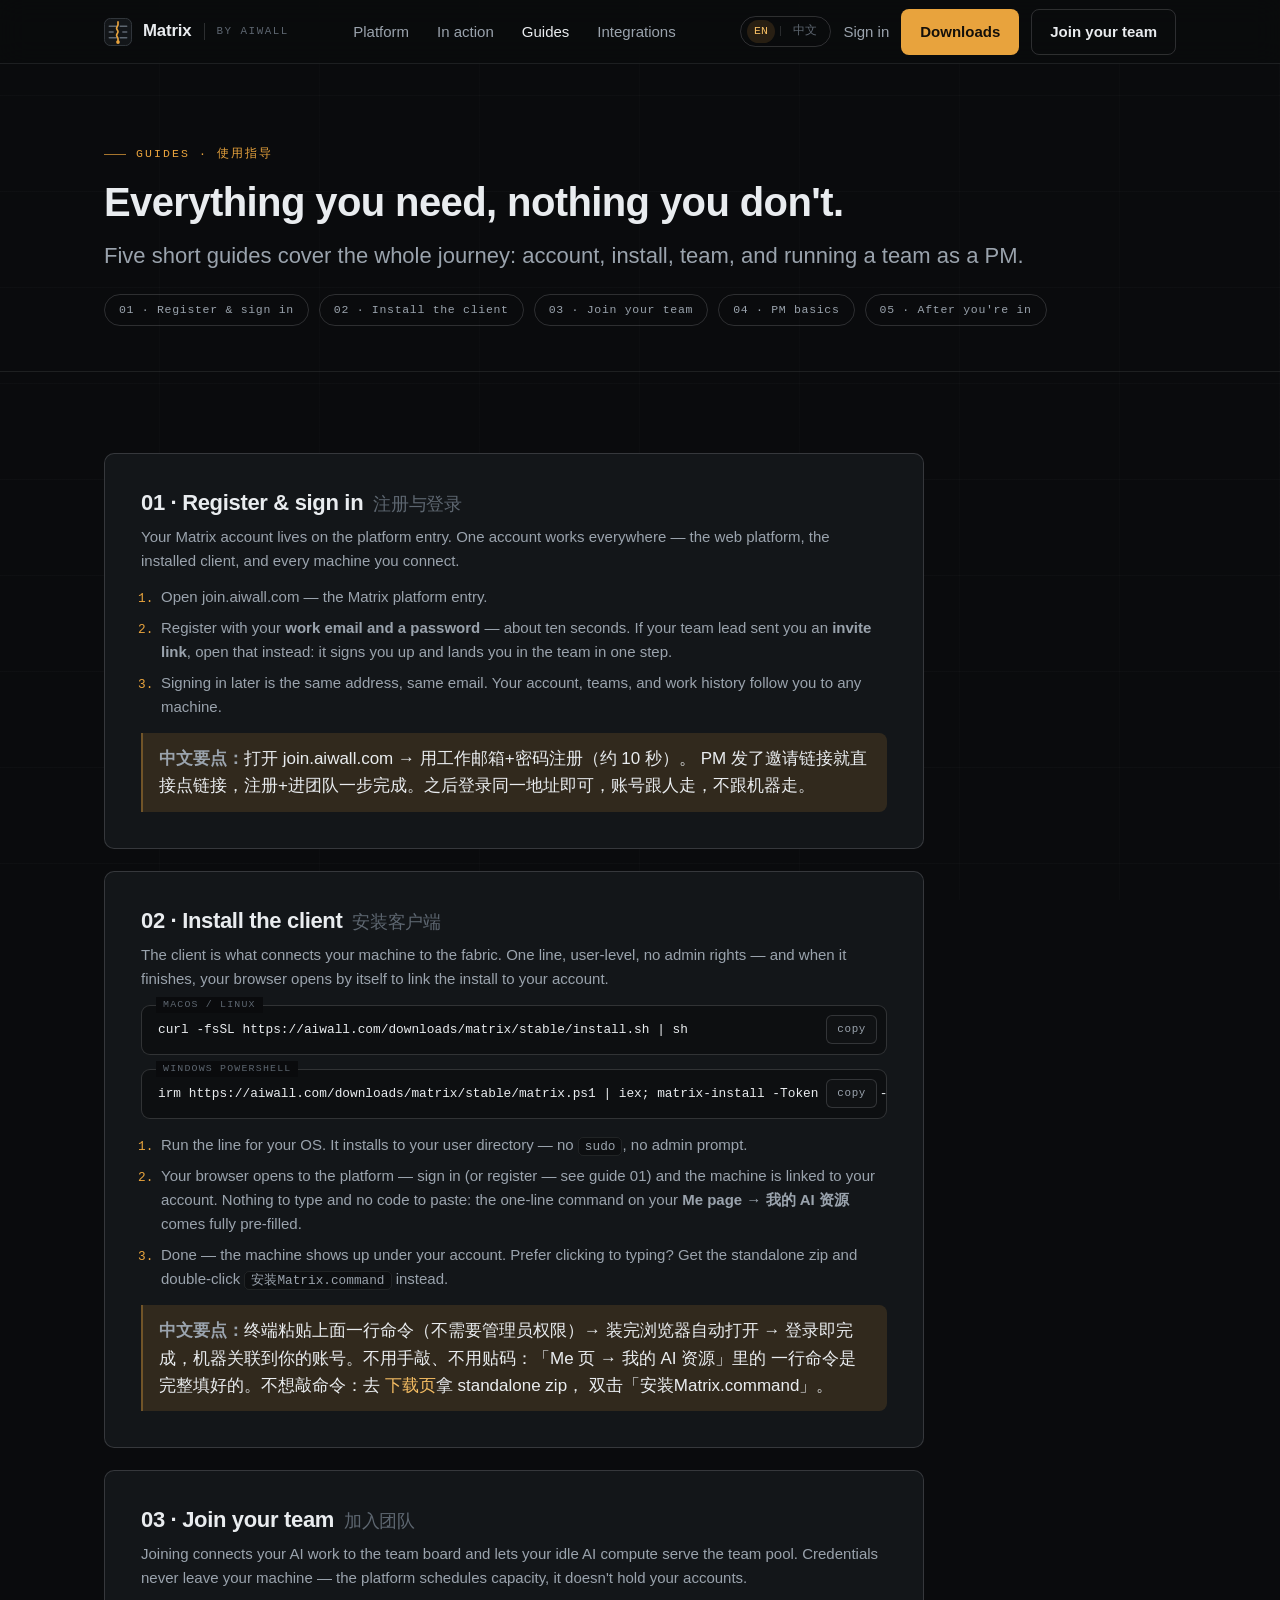
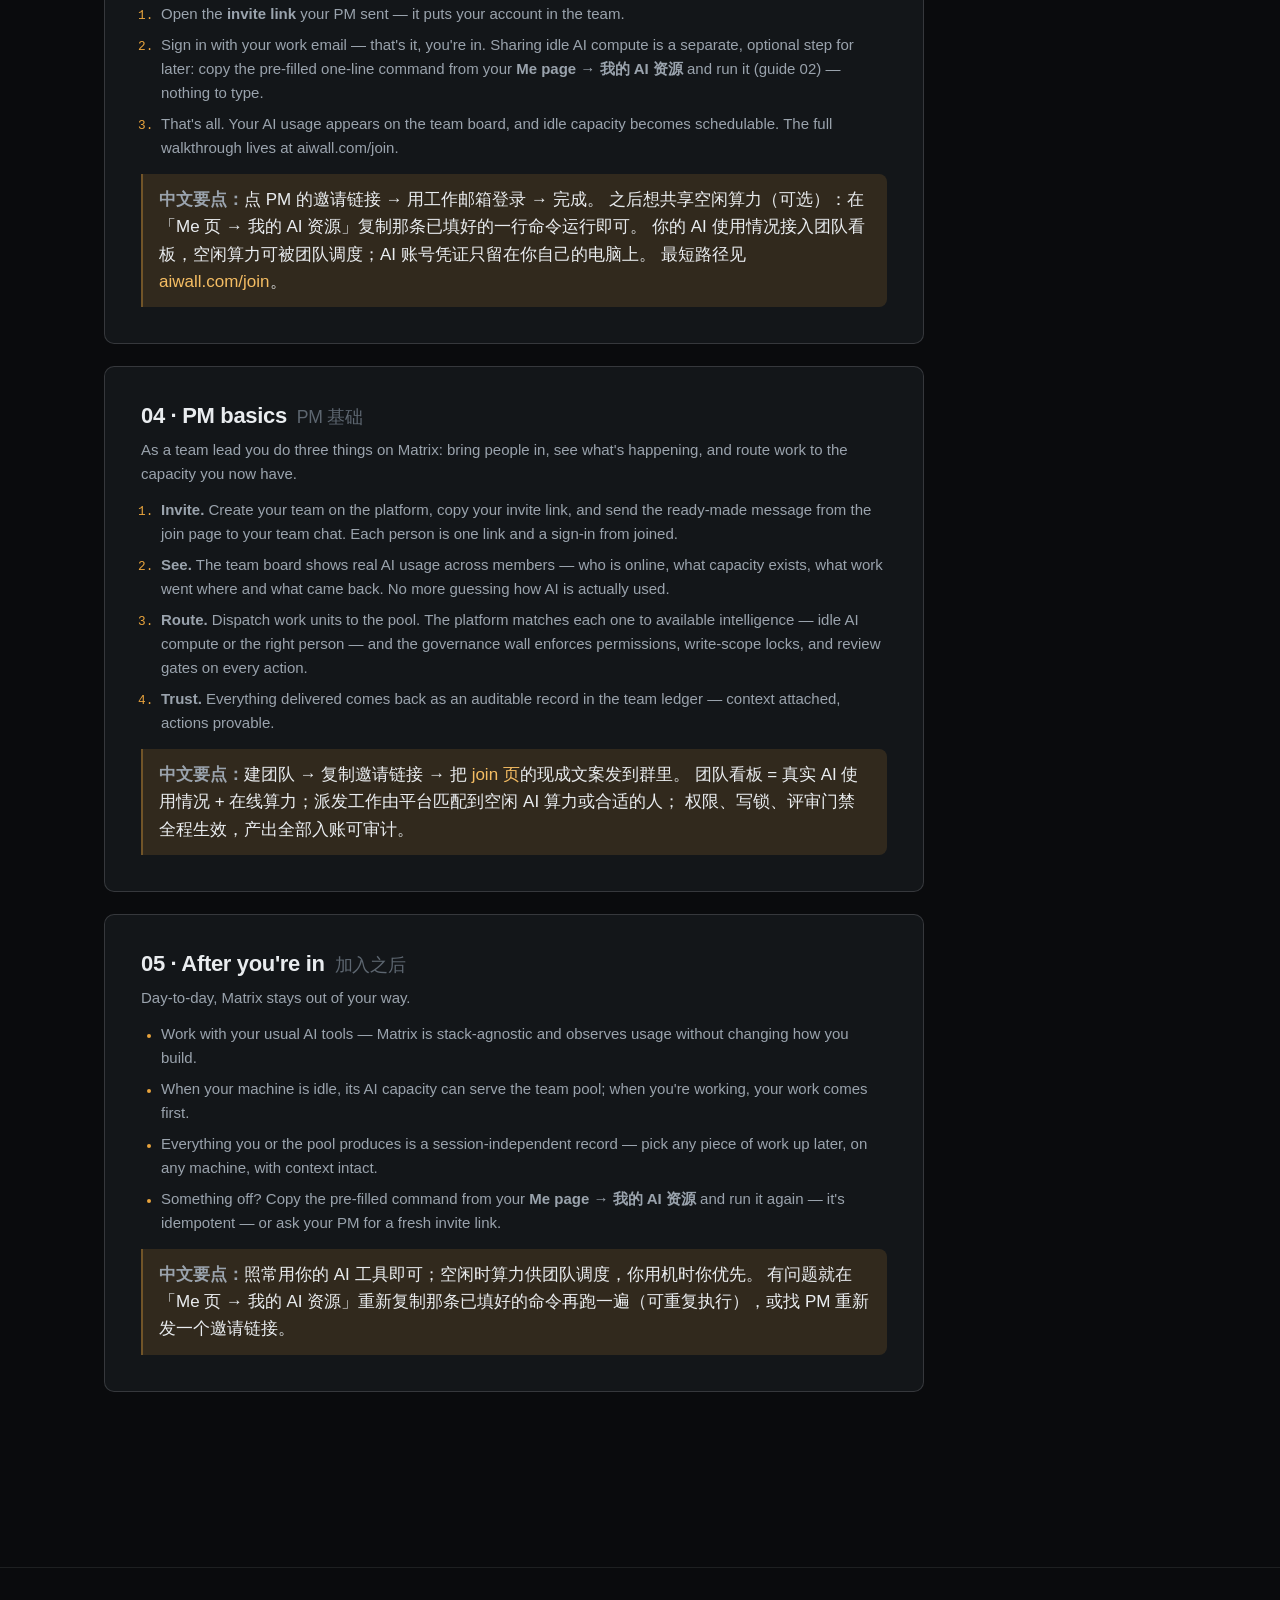
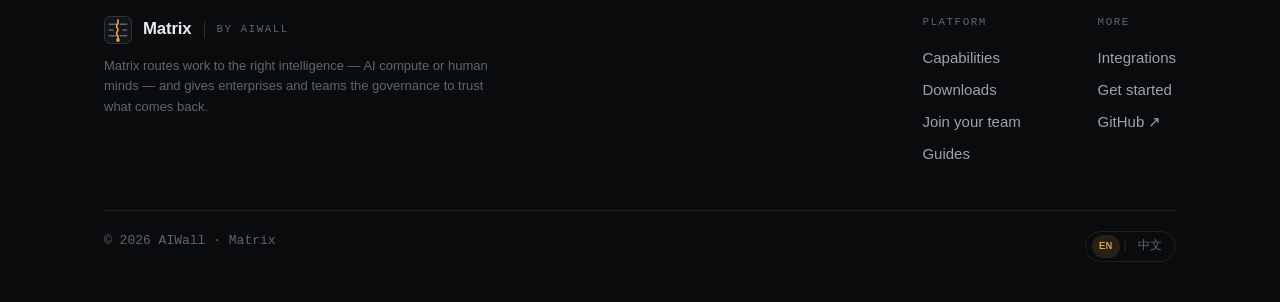
<file: guides.html>
<!doctype html>
<html lang="en">
<head>
  <meta charset="utf-8">
  <meta name="viewport" content="width=device-width, initial-scale=1, viewport-fit=cover">
  <title>Guides — Matrix by AIWall</title>
  <meta name="description" content="Everything you need to use Matrix: register, sign in, install the client, join your team, and run a team as a PM. 注册 · 登录 · 安装 · 加入团队 · PM 基础。">
  <meta name="theme-color" content="#0a0b0d">
  <link rel="icon" type="image/svg+xml" href="/assets/img/aiwall-mark.svg">
  <link rel="canonical" href="https://aiwall.com/guides.html">
  <meta property="og:title" content="Guides — Matrix by AIWall">
  <meta property="og:description" content="Register, sign in, install, join your team, PM basics — concise and complete.">
  <meta property="og:type" content="website">
  <meta property="og:url" content="https://aiwall.com/guides.html">
  <link rel="stylesheet" href="/assets/css/site.css">
</head>
<body data-page="guides">

<nav class="nav">
  <div class="container">
    <a href="/" class="brand" aria-label="Matrix by AIWall">
      <img src="/assets/img/aiwall-mark.svg" alt="">
      <span>Matrix</span>
      <span class="by">by AIWall</span>
    </a>
    <div class="nav-links">
      <a href="/#platform" data-i18n="common.nav.platform">Platform</a>
      <a href="/#action" data-i18n="common.nav.action">In action</a>
      <a href="/guides.html" aria-current="page" data-i18n="common.nav.guides">Guides</a>
      <a href="/integrations.html" data-i18n="common.nav.integrations">Integrations</a>
    </div>
    <div class="nav-cta">
      <div class="lang-switch" role="group" aria-label="Language / 语言">
        <button type="button" data-lang="en">EN</button><span class="sep" aria-hidden="true">|</span><button type="button" data-lang="zh">中文</button>
      </div>
      <a href="https://join.aiwall.com" class="signin" target="_blank" rel="noopener" data-i18n="common.nav.signin">Sign in</a>
      <a href="/downloads.html" class="btn btn-amber" data-i18n="common.nav.download">Downloads</a>
      <a href="/join.html" class="btn btn-ghost" data-i18n="common.nav.join">Join your team</a>
      <button class="menu-btn" id="menuBtn" aria-label="Menu" aria-expanded="false">
        <svg viewBox="0 0 24 24" fill="none" stroke="currentColor" stroke-width="2"><path d="M4 7h16M4 12h16M4 17h16"/></svg>
      </button>
    </div>
  </div>
</nav>
<div class="drawer" id="drawer">
  <a href="/#platform" data-i18n="common.nav.platform">Platform</a>
  <a href="/#action" data-i18n="common.nav.action">In action</a>
  <a href="/guides.html" data-i18n="common.nav.guides">Guides</a>
  <a href="/integrations.html" data-i18n="common.nav.integrations">Integrations</a>
  <a href="https://join.aiwall.com" target="_blank" rel="noopener" data-i18n="common.nav.signin">Sign in</a>
  <a href="/downloads.html" class="btn btn-amber" data-i18n="common.nav.downloadcta">Download Matrix ↓</a>
  <a href="/join.html" class="btn btn-ghost" data-i18n="common.nav.join">Join your team</a>
  <div class="lang-switch" role="group" aria-label="Language / 语言">
    <button type="button" data-lang="en">EN</button><span class="sep" aria-hidden="true">|</span><button type="button" data-lang="zh">中文</button>
  </div>
</div>

<header class="page-head">
  <div class="container">
    <p class="kicker" data-i18n="guides.kicker">Guides · 使用指导</p>
    <h1 data-i18n="guides.h1">Everything you need, nothing you don't.</h1>
    <p class="lede" data-i18n="guides.lede">Five short guides cover the whole journey: account, install, team, and running
       a team as a PM.</p>
    <div class="guide-toc">
      <a href="#register" data-i18n="guides.toc1">01 · Register &amp; sign in</a>
      <a href="#install" data-i18n="guides.toc2">02 · Install the client</a>
      <a href="#join" data-i18n="guides.toc3">03 · Join your team</a>
      <a href="#pm" data-i18n="guides.toc4">04 · PM basics</a>
      <a href="#after" data-i18n="guides.toc5">05 · After you're in</a>
    </div>
  </div>
</header>

<section class="section">
  <div class="container">

    <article class="guide reveal" id="register">
      <h2 data-i18n-html="guides.g1.h2">01 · Register &amp; sign in <span class="zh-title">注册与登录</span></h2>
      <p data-i18n="guides.g1.p">Your Matrix account lives on the platform entry. One account works everywhere — the web
         platform, the installed client, and every machine you connect.</p>
      <ol>
        <li data-i18n-html="guides.g1.li1">Open <a href="https://join.aiwall.com" target="_blank" rel="noopener">join.aiwall.com</a> —
            the Matrix platform entry.</li>
        <li data-i18n-html="guides.g1.li2">Register with your <strong>work email and a password</strong> — about ten seconds.
            If your team lead sent you an <strong>invite link</strong>, open that instead: it signs
            you up and lands you in the team in one step.</li>
        <li data-i18n="guides.g1.li3">Signing in later is the same address, same email. Your account, teams, and work
            history follow you to any machine.</li>
      </ol>
      <div class="zh-steps">
        <strong>中文要点：</strong>打开 join.aiwall.com → 用工作邮箱+密码注册（约 10 秒）。
        PM 发了邀请链接就直接点链接，注册+进团队一步完成。之后登录同一地址即可，账号跟人走，不跟机器走。
      </div>
    </article>

    <article class="guide reveal" id="install">
      <h2 data-i18n-html="guides.g2.h2">02 · Install the client <span class="zh-title">安装客户端</span></h2>
      <p data-i18n="guides.g2.p">The client is what connects your machine to the fabric. One line, user-level, no admin
         rights — and when it finishes, your browser opens by itself to link the install to your
         account.</p>
      <div class="codeblock">
        <span class="cb-lang">macos / linux</span>
        <button class="copy-btn" type="button">copy</button>
        <pre>curl -fsSL https://aiwall.com/downloads/matrix/stable/install.sh | sh</pre>
      </div>
      <div class="codeblock">
        <span class="cb-lang">windows powershell</span>
        <button class="copy-btn" type="button">copy</button>
        <pre>irm https://aiwall.com/downloads/matrix/stable/matrix.ps1 | iex; matrix-install -Token &lt;code&gt; -Cloud https://join.aiwall.com</pre>
      </div>
      <ol>
        <li data-i18n-html="guides.g2.li1">Run the line for your OS. It installs to your user directory — no
            <code>sudo</code>, no admin prompt.</li>
        <li data-i18n-html="guides.g2.li2">Your browser opens to the platform — sign in (or register — see guide 01) and the
            machine is linked to your account. Nothing to type and no code to paste: the one-line
            command on your <strong>Me page → 我的 AI 资源</strong> comes fully pre-filled.</li>
        <li data-i18n-html="guides.g2.li3">Done — the machine shows up under your account. Prefer clicking to typing? Get the
            <a href="/downloads.html">standalone zip</a> and double-click
            <code>安装Matrix.command</code> instead.</li>
      </ol>
      <div class="zh-steps">
        <strong>中文要点：</strong>终端粘贴上面一行命令（不需要管理员权限）→ 装完浏览器自动打开 →
        登录即完成，机器关联到你的账号。不用手敲、不用贴码：「Me 页 → 我的 AI 资源」里的
        一行命令是完整填好的。不想敲命令：去
        <a href="/downloads.html" style="color:var(--amber-hi)">下载页</a>拿 standalone zip，
        双击「安装Matrix.command」。
      </div>
    </article>

    <article class="guide reveal" id="join">
      <h2 data-i18n-html="guides.g3.h2">03 · Join your team <span class="zh-title">加入团队</span></h2>
      <p data-i18n="guides.g3.p">Joining connects your AI work to the team board and lets your idle AI compute serve the
         team pool. Credentials never leave your machine — the platform schedules capacity, it
         doesn't hold your accounts.</p>
      <ol>
        <li data-i18n-html="guides.g3.li1">Open the <strong>invite link</strong> your PM sent — it puts your account in the team.</li>
        <li data-i18n-html="guides.g3.li2">Sign in with your work email — that's it, you're in. Sharing idle AI compute is a
            separate, optional step for later: copy the pre-filled one-line command from your
            <strong>Me page → 我的 AI 资源</strong> and run it (guide 02) — nothing to type.</li>
        <li data-i18n-html="guides.g3.li3">That's all. Your AI usage appears on the team board, and idle capacity becomes
            schedulable. The full walkthrough lives at
            <a href="/join.html">aiwall.com/join</a>.</li>
      </ol>
      <div class="zh-steps">
        <strong>中文要点：</strong>点 PM 的邀请链接 → 用工作邮箱登录 → 完成。
        之后想共享空闲算力（可选）：在「Me 页 → 我的 AI 资源」复制那条已填好的一行命令运行即可。
        你的 AI 使用情况接入团队看板，空闲算力可被团队调度；AI 账号凭证只留在你自己的电脑上。
        最短路径见 <a href="/join.html" style="color:var(--amber-hi)">aiwall.com/join</a>。
      </div>
    </article>

    <article class="guide reveal" id="pm">
      <h2 data-i18n-html="guides.g4.h2">04 · PM basics <span class="zh-title">PM 基础</span></h2>
      <p data-i18n="guides.g4.p">As a team lead you do three things on Matrix: bring people in, see what's happening, and
         route work to the capacity you now have.</p>
      <ol>
        <li data-i18n-html="guides.g4.li1"><strong>Invite.</strong> Create your team on the platform, copy your invite link, and
            send the ready-made message from <a href="/join.html">the join page</a> to your team
            chat. Each person is one link and a sign-in from joined.</li>
        <li data-i18n-html="guides.g4.li2"><strong>See.</strong> The team board shows real AI usage across members — who is
            online, what capacity exists, what work went where and what came back. No more
            guessing how AI is actually used.</li>
        <li data-i18n-html="guides.g4.li3"><strong>Route.</strong> Dispatch work units to the pool. The platform matches each one
            to available intelligence — idle AI compute or the right person — and the governance
            wall enforces permissions, write-scope locks, and review gates on every action.</li>
        <li data-i18n-html="guides.g4.li4"><strong>Trust.</strong> Everything delivered comes back as an auditable record in the
            team ledger — context attached, actions provable.</li>
      </ol>
      <div class="zh-steps">
        <strong>中文要点：</strong>建团队 → 复制邀请链接 → 把
        <a href="/join.html" style="color:var(--amber-hi)">join 页</a>的现成文案发到群里。
        团队看板 = 真实 AI 使用情况 + 在线算力；派发工作由平台匹配到空闲 AI 算力或合适的人；
        权限、写锁、评审门禁全程生效，产出全部入账可审计。
      </div>
    </article>

    <article class="guide reveal" id="after">
      <h2 data-i18n-html="guides.g5.h2">05 · After you're in <span class="zh-title">加入之后</span></h2>
      <p data-i18n="guides.g5.p">Day-to-day, Matrix stays out of your way.</p>
      <ul>
        <li data-i18n="guides.g5.li1">Work with your usual AI tools — Matrix is stack-agnostic and observes usage without
            changing how you build.</li>
        <li data-i18n="guides.g5.li2">When your machine is idle, its AI capacity can serve the team pool; when you're
            working, your work comes first.</li>
        <li data-i18n="guides.g5.li3">Everything you or the pool produces is a session-independent record — pick any piece
            of work up later, on any machine, with context intact.</li>
        <li data-i18n-html="guides.g5.li4">Something off? Copy the pre-filled command from your
            <strong>Me page → 我的 AI 资源</strong> and run it again — it's idempotent — or ask
            your PM for a fresh invite link.</li>
      </ul>
      <div class="zh-steps">
        <strong>中文要点：</strong>照常用你的 AI 工具即可；空闲时算力供团队调度，你用机时你优先。
        有问题就在「Me 页 → 我的 AI 资源」重新复制那条已填好的命令再跑一遍（可重复执行），或找 PM 重新发一个邀请链接。
      </div>
    </article>

  </div>
</section>

<footer class="footer">
  <div class="container">
    <div class="footer-grid">
      <div>
        <a href="/" class="brand" aria-label="Matrix by AIWall">
          <img src="/assets/img/aiwall-mark.svg" alt="">
          <span>Matrix</span>
          <span class="by">by AIWall</span>
        </a>
        <p class="footer-tag" data-i18n="common.footer.tag">Matrix routes work to the right intelligence — AI compute or human
           minds — and gives enterprises and teams the governance to trust what comes back.</p>
      </div>
      <div class="footer-cols">
        <div class="footer-col">
          <h4 data-i18n="common.footer.platform">Platform</h4>
          <a href="/#platform" data-i18n="common.footer.capabilities">Capabilities</a>
          <a href="/downloads.html" data-i18n="common.footer.downloads">Downloads</a>
          <a href="/join.html" data-i18n="common.footer.join">Join your team</a>
          <a href="/guides.html" data-i18n="common.footer.guides">Guides</a>
        </div>
        <div class="footer-col">
          <h4 data-i18n="common.footer.more">More</h4>
          <a href="/integrations.html" data-i18n="common.footer.integrations">Integrations</a>
          <a href="/get-started.html" data-i18n="common.footer.getstarted">Get started</a>
          <a href="https://github.com/AIWall-Matrix" target="_blank" rel="noopener">GitHub ↗</a>
        </div>
      </div>
    </div>
    <div class="footer-base">
      <span>© 2026 AIWall · Matrix</span>
      <div class="lang-switch" role="group" aria-label="Language / 语言">
        <button type="button" data-lang="en">EN</button><span class="sep" aria-hidden="true">|</span><button type="button" data-lang="zh">中文</button>
      </div>
    </div>
  </div>
</footer>

<script src="/assets/js/i18n.js"></script>
<script src="/assets/js/site.js"></script>
</body>
</html>
</file>
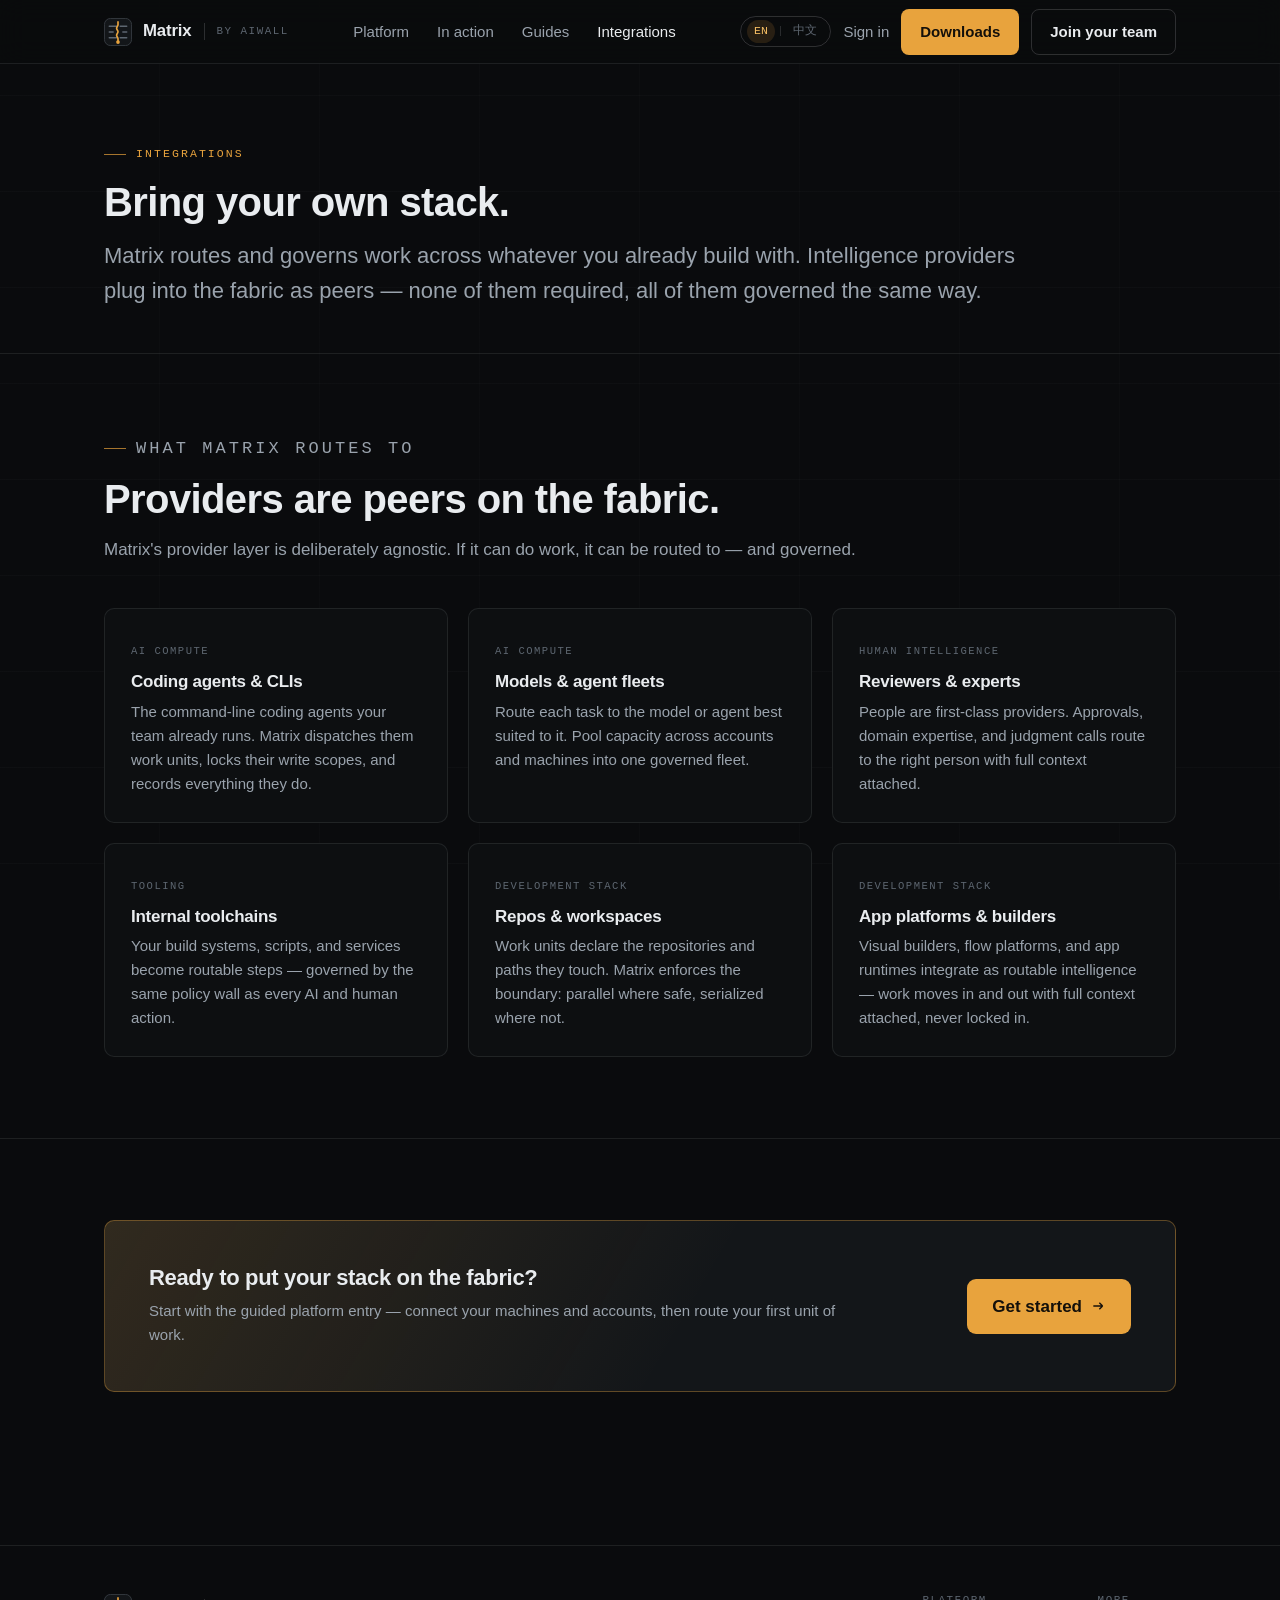
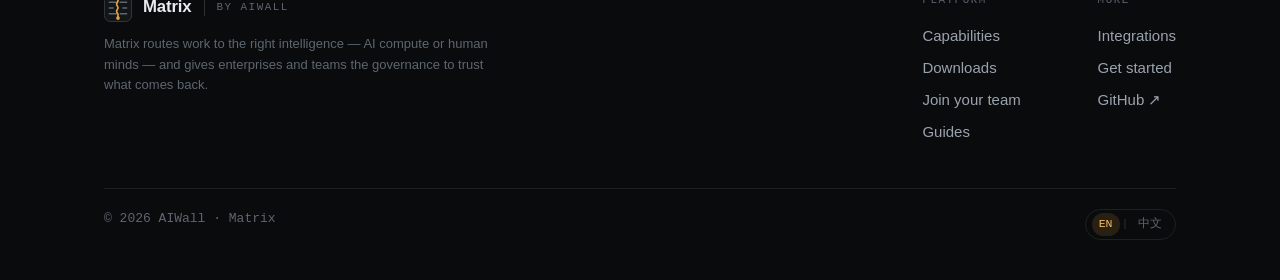
<file: integrations.html>
<!doctype html>
<html lang="en">
<head>
  <meta charset="utf-8">
  <meta name="viewport" content="width=device-width, initial-scale=1, viewport-fit=cover">
  <title>Integrations — Matrix by AIWall</title>
  <meta name="description" content="Matrix is development-stack agnostic: bring your own agents, models, and tools. Nothing is locked in.">
  <meta name="theme-color" content="#0a0b0d">
  <link rel="icon" type="image/svg+xml" href="/assets/img/aiwall-mark.svg">
  <meta property="og:title" content="Integrations — Matrix by AIWall">
  <meta property="og:description" content="Bring your own agents, models, and tools. Nothing is locked in.">
  <meta property="og:type" content="website">
  <meta property="og:url" content="https://aiwall.com/integrations.html">
  <link rel="stylesheet" href="/assets/css/site.css">
</head>
<body data-page="integ">

<nav class="nav">
  <div class="container">
    <a href="/" class="brand" aria-label="Matrix by AIWall">
      <img src="/assets/img/aiwall-mark.svg" alt="">
      <span>Matrix</span>
      <span class="by">by AIWall</span>
    </a>
    <div class="nav-links">
      <a href="/#platform" data-i18n="common.nav.platform">Platform</a>
      <a href="/#action" data-i18n="common.nav.action">In action</a>
      <a href="/guides.html" data-i18n="common.nav.guides">Guides</a>
      <a href="/integrations.html" aria-current="page" data-i18n="common.nav.integrations">Integrations</a>
    </div>
    <div class="nav-cta">
      <div class="lang-switch" role="group" aria-label="Language / 语言">
        <button type="button" data-lang="en">EN</button><span class="sep" aria-hidden="true">|</span><button type="button" data-lang="zh">中文</button>
      </div>
      <a href="https://join.aiwall.com" class="signin" target="_blank" rel="noopener" data-i18n="common.nav.signin">Sign in</a>
      <a href="/downloads.html" class="btn btn-amber" data-i18n="common.nav.download">Downloads</a>
      <a href="/join.html" class="btn btn-ghost" data-i18n="common.nav.join">Join your team</a>
      <button class="menu-btn" id="menuBtn" aria-label="Menu" aria-expanded="false">
        <svg viewBox="0 0 24 24" fill="none" stroke="currentColor" stroke-width="2"><path d="M4 7h16M4 12h16M4 17h16"/></svg>
      </button>
    </div>
  </div>
</nav>
<div class="drawer" id="drawer">
  <a href="/#platform" data-i18n="common.nav.platform">Platform</a>
  <a href="/#action" data-i18n="common.nav.action">In action</a>
  <a href="/guides.html" data-i18n="common.nav.guides">Guides</a>
  <a href="/integrations.html" data-i18n="common.nav.integrations">Integrations</a>
  <a href="https://join.aiwall.com" target="_blank" rel="noopener" data-i18n="common.nav.signin">Sign in</a>
  <a href="/downloads.html" class="btn btn-amber" data-i18n="common.nav.downloadcta">Download Matrix ↓</a>
  <a href="/join.html" class="btn btn-ghost" data-i18n="common.nav.join">Join your team</a>
  <div class="lang-switch" role="group" aria-label="Language / 语言">
    <button type="button" data-lang="en">EN</button><span class="sep" aria-hidden="true">|</span><button type="button" data-lang="zh">中文</button>
  </div>
</div>

<header class="page-head">
  <div class="container">
    <p class="kicker" data-i18n="integ.kicker">Integrations</p>
    <h1 data-i18n="integ.h1">Bring your own stack.</h1>
    <p class="lede" data-i18n="integ.lede">Matrix routes and governs work across whatever you already build with.
       Intelligence providers plug into the fabric as peers — none of them required, all of them
       governed the same way.</p>
  </div>
</header>

<!-- provider categories -->
<section class="section">
  <div class="container">
    <div class="section-head reveal">
      <p class="kicker" data-i18n="integ.grid.kicker">What Matrix routes to</p>
      <h2 data-i18n="integ.grid.h2">Providers are peers on the fabric.</h2>
      <p data-i18n="integ.grid.lede">Matrix's provider layer is deliberately agnostic. If it can do work, it can be routed to —
         and governed.</p>
    </div>
    <div class="integ-grid reveal">
      <article class="integ">
        <span class="integ-kind" data-i18n="integ.c1.kind">AI compute</span>
        <h3 data-i18n="integ.c1.h3">Coding agents &amp; CLIs</h3>
        <p data-i18n="integ.c1.p">The command-line coding agents your team already runs. Matrix dispatches them work units,
           locks their write scopes, and records everything they do.</p>
      </article>
      <article class="integ">
        <span class="integ-kind" data-i18n="integ.c2.kind">AI compute</span>
        <h3 data-i18n="integ.c2.h3">Models &amp; agent fleets</h3>
        <p data-i18n="integ.c2.p">Route each task to the model or agent best suited to it. Pool capacity across accounts
           and machines into one governed fleet.</p>
      </article>
      <article class="integ">
        <span class="integ-kind" data-i18n="integ.c3.kind">Human intelligence</span>
        <h3 data-i18n="integ.c3.h3">Reviewers &amp; experts</h3>
        <p data-i18n="integ.c3.p">People are first-class providers. Approvals, domain expertise, and judgment calls route
           to the right person with full context attached.</p>
      </article>
      <article class="integ">
        <span class="integ-kind" data-i18n="integ.c4.kind">Tooling</span>
        <h3 data-i18n="integ.c4.h3">Internal toolchains</h3>
        <p data-i18n="integ.c4.p">Your build systems, scripts, and services become routable steps — governed by the same
           policy wall as every AI and human action.</p>
      </article>
      <article class="integ">
        <span class="integ-kind" data-i18n="integ.c5.kind">Development stack</span>
        <h3 data-i18n="integ.c5.h3">Repos &amp; workspaces</h3>
        <p data-i18n="integ.c5.p">Work units declare the repositories and paths they touch. Matrix enforces the boundary:
           parallel where safe, serialized where not.</p>
      </article>
      <article class="integ">
        <span class="integ-kind" data-i18n="integ.c6.kind">Development stack</span>
        <h3 data-i18n="integ.c6.h3">App platforms &amp; builders</h3>
        <p data-i18n="integ.c6.p">Visual builders, flow platforms, and app runtimes integrate as routable intelligence —
           work moves in and out with full context attached, never locked in.</p>
      </article>
    </div>
  </div>
</section>

<section class="section">
  <div class="container">
    <div class="band reveal">
      <div>
        <h2 data-i18n="integ.band.h2">Ready to put your stack on the fabric?</h2>
        <p data-i18n="integ.band.p">Start with the guided platform entry — connect your machines and accounts, then route
           your first unit of work.</p>
      </div>
      <a href="/get-started.html" class="btn btn-amber btn-lg"><span data-i18n="integ.band.cta">Get started</span>
        <svg viewBox="0 0 24 24" fill="none" stroke="currentColor" stroke-width="2"><path d="M5 12h14m0 0l-5-5m5 5l-5 5"/></svg>
      </a>
    </div>
  </div>
</section>

<footer class="footer">
  <div class="container">
    <div class="footer-grid">
      <div>
        <a href="/" class="brand" aria-label="Matrix by AIWall">
          <img src="/assets/img/aiwall-mark.svg" alt="">
          <span>Matrix</span>
          <span class="by">by AIWall</span>
        </a>
        <p class="footer-tag" data-i18n="common.footer.tag">Matrix routes work to the right intelligence — AI compute or human
           minds — and gives enterprises and teams the governance to trust what comes back.</p>
      </div>
      <div class="footer-cols">
        <div class="footer-col">
          <h4 data-i18n="common.footer.platform">Platform</h4>
          <a href="/#platform" data-i18n="common.footer.capabilities">Capabilities</a>
          <a href="/downloads.html" data-i18n="common.footer.downloads">Downloads</a>
          <a href="/join.html" data-i18n="common.footer.join">Join your team</a>
          <a href="/guides.html" data-i18n="common.footer.guides">Guides</a>
        </div>
        <div class="footer-col">
          <h4 data-i18n="common.footer.more">More</h4>
          <a href="/integrations.html" data-i18n="common.footer.integrations">Integrations</a>
          <a href="/get-started.html" data-i18n="common.footer.getstarted">Get started</a>
          <a href="https://github.com/AIWall-Matrix" target="_blank" rel="noopener">GitHub ↗</a>
        </div>
      </div>
    </div>
    <div class="footer-base">
      <span>© 2026 AIWall · Matrix</span>
      <div class="lang-switch" role="group" aria-label="Language / 语言">
        <button type="button" data-lang="en">EN</button><span class="sep" aria-hidden="true">|</span><button type="button" data-lang="zh">中文</button>
      </div>
    </div>
  </div>
</footer>

<script src="/assets/js/i18n.js"></script>
<script src="/assets/js/site.js"></script>
</body>
</html>
</file>
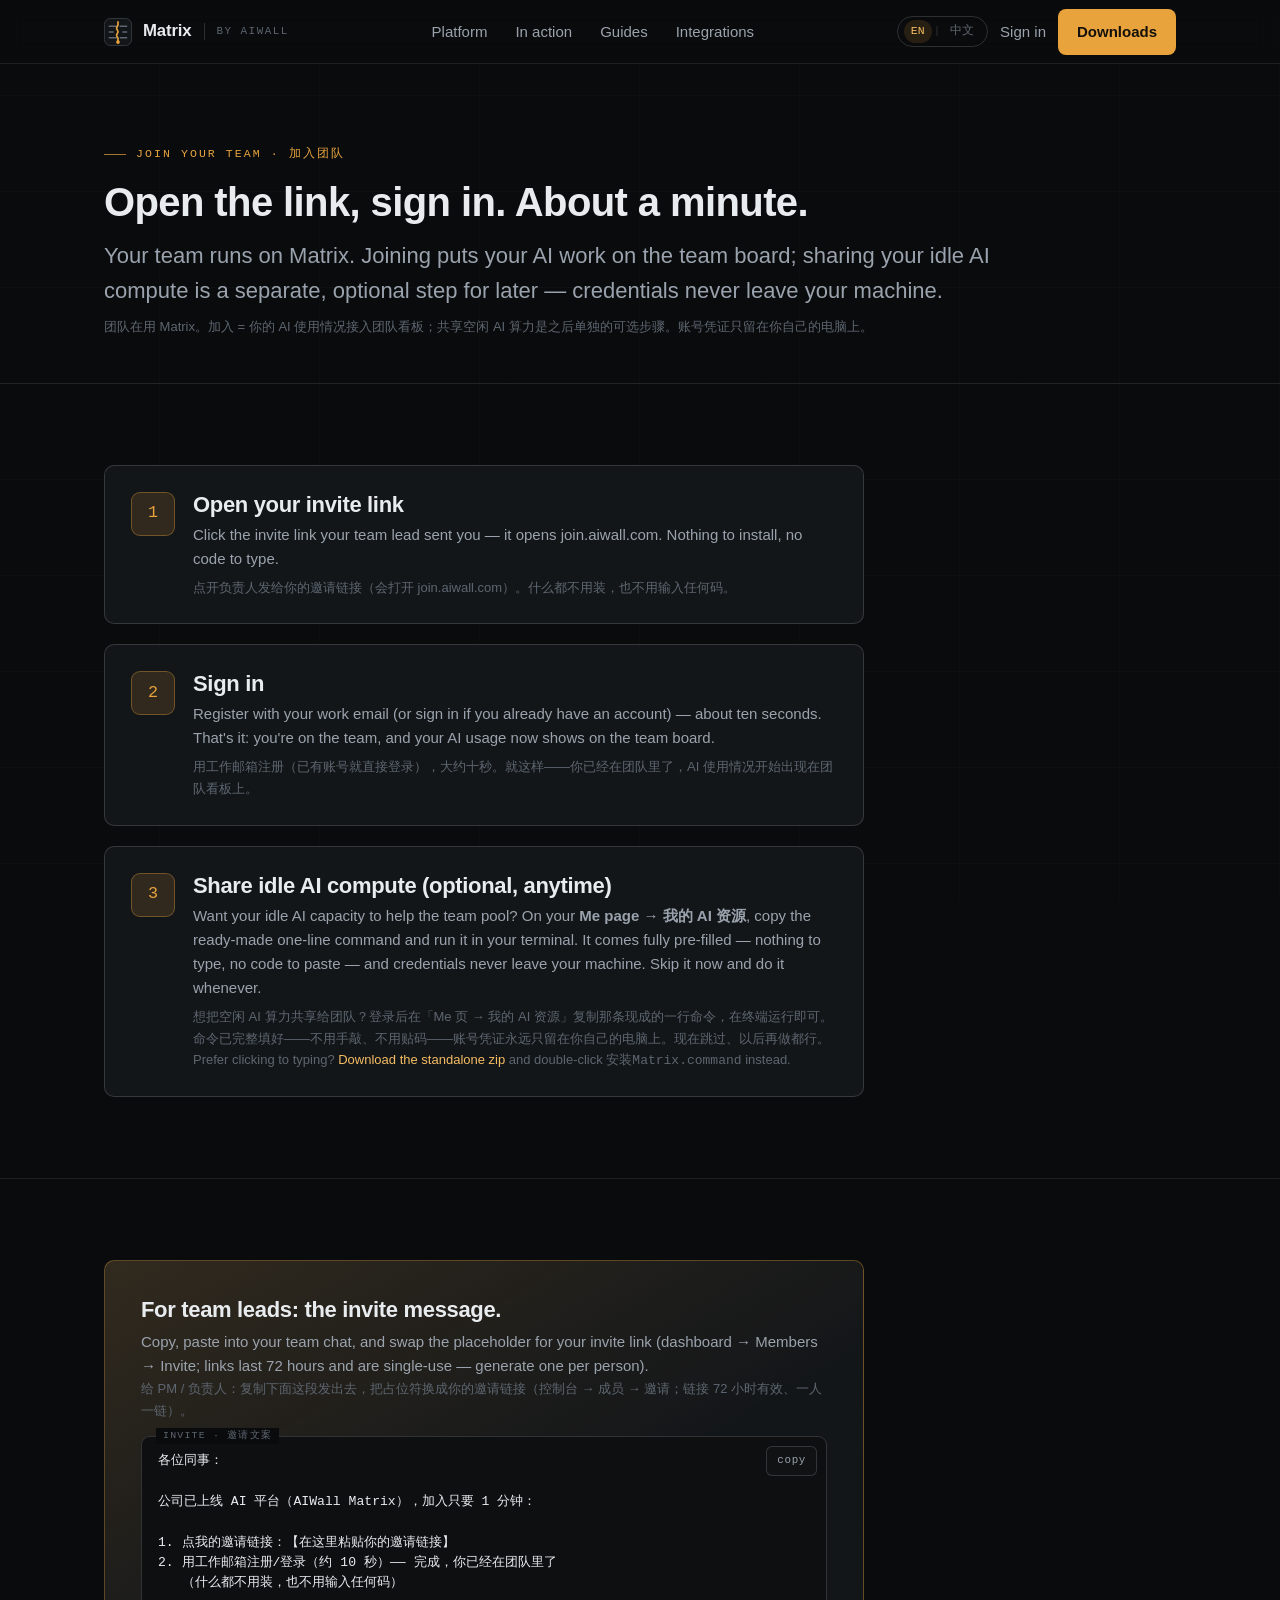
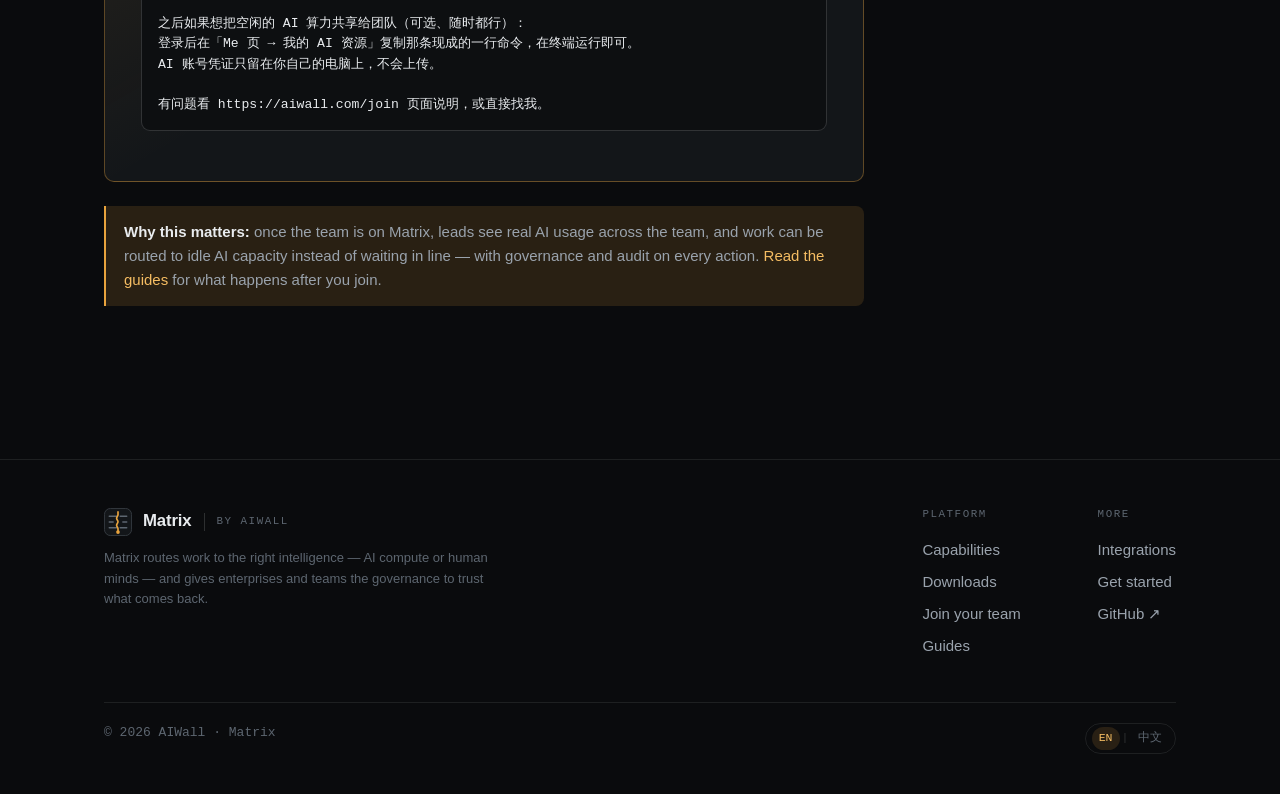
<file: join.html>
<!doctype html>
<html lang="en">
<head>
  <meta charset="utf-8">
  <meta name="viewport" content="width=device-width, initial-scale=1, viewport-fit=cover">
  <title>Join your team — Matrix by AIWall</title>
  <meta name="description" content="Join your team on Matrix in about a minute: open your invite link, sign in, done. 约一分钟加入团队：点开邀请链接、登录，完成。">
  <meta name="theme-color" content="#0a0b0d">
  <link rel="icon" type="image/svg+xml" href="/assets/img/aiwall-mark.svg">
  <link rel="canonical" href="https://aiwall.com/join">
  <meta property="og:title" content="Join your team — Matrix by AIWall">
  <meta property="og:description" content="Open your invite link, sign in — you're in. Sharing idle AI compute is optional, anytime.">
  <meta property="og:type" content="website">
  <meta property="og:url" content="https://aiwall.com/join">
  <link rel="stylesheet" href="/assets/css/site.css">
</head>
<body data-page="join">

<nav class="nav">
  <div class="container">
    <a href="/" class="brand" aria-label="Matrix by AIWall">
      <img src="/assets/img/aiwall-mark.svg" alt="">
      <span>Matrix</span>
      <span class="by">by AIWall</span>
    </a>
    <div class="nav-links">
      <a href="/#platform" data-i18n="common.nav.platform">Platform</a>
      <a href="/#action" data-i18n="common.nav.action">In action</a>
      <a href="/guides.html" data-i18n="common.nav.guides">Guides</a>
      <a href="/integrations.html" data-i18n="common.nav.integrations">Integrations</a>
    </div>
    <div class="nav-cta">
      <div class="lang-switch" role="group" aria-label="Language / 语言">
        <button type="button" data-lang="en">EN</button><span class="sep" aria-hidden="true">|</span><button type="button" data-lang="zh">中文</button>
      </div>
      <a href="https://join.aiwall.com" class="signin" target="_blank" rel="noopener" data-i18n="common.nav.signin">Sign in</a>
      <a href="/downloads.html" class="btn btn-amber" data-i18n="common.nav.download">Downloads</a>
      <button class="menu-btn" id="menuBtn" aria-label="Menu" aria-expanded="false">
        <svg viewBox="0 0 24 24" fill="none" stroke="currentColor" stroke-width="2"><path d="M4 7h16M4 12h16M4 17h16"/></svg>
      </button>
    </div>
  </div>
</nav>
<div class="drawer" id="drawer">
  <a href="/#platform" data-i18n="common.nav.platform">Platform</a>
  <a href="/#action" data-i18n="common.nav.action">In action</a>
  <a href="/guides.html" data-i18n="common.nav.guides">Guides</a>
  <a href="/integrations.html" data-i18n="common.nav.integrations">Integrations</a>
  <a href="https://join.aiwall.com" target="_blank" rel="noopener" data-i18n="common.nav.signin">Sign in</a>
  <a href="/downloads.html" class="btn btn-amber" data-i18n="common.nav.downloadcta">Download Matrix ↓</a>
  <div class="lang-switch" role="group" aria-label="Language / 语言">
    <button type="button" data-lang="en">EN</button><span class="sep" aria-hidden="true">|</span><button type="button" data-lang="zh">中文</button>
  </div>
</div>

<header class="page-head">
  <div class="container">
    <p class="kicker" data-i18n="join.kicker">Join your team · 加入团队</p>
    <h1 data-i18n="join.h1">Open the link, sign in. About a minute.</h1>
    <p class="lede" data-i18n-html="join.lede">Your team runs on Matrix. Joining puts your AI work on the team board;
       sharing your idle AI compute is a separate, optional step for later — credentials never leave your machine.
       <span class="zh" style="margin-top:8px">团队在用 Matrix。加入 = 你的 AI 使用情况接入团队看板；
       共享空闲 AI 算力是之后单独的可选步骤。账号凭证只留在你自己的电脑上。</span></p>
  </div>
</header>

<section class="section">
  <div class="container">
    <div class="join-steps reveal">

      <div class="join-step">
        <span class="num">1</span>
        <div>
          <h3 data-i18n="join.s1.h3">Open your invite link</h3>
          <p data-i18n-html="join.s1.p">Click the invite link your team lead sent you — it opens join.aiwall.com.
             Nothing to install, no code to type.
             <span class="zh">点开负责人发给你的邀请链接（会打开 join.aiwall.com）。什么都不用装，也不用输入任何码。</span></p>
        </div>
      </div>

      <div class="join-step">
        <span class="num">2</span>
        <div>
          <h3 data-i18n="join.s2.h3">Sign in</h3>
          <p data-i18n-html="join.s2.p">Register with your work email (or sign in if you already have an account) — about
             ten seconds. That's it: you're on the team, and your AI usage now shows on the
             team board.
             <span class="zh">用工作邮箱注册（已有账号就直接登录），大约十秒。就这样——你已经在团队里了，
             AI 使用情况开始出现在团队看板上。</span></p>
        </div>
      </div>

      <div class="join-step">
        <span class="num">3</span>
        <div>
          <h3 data-i18n="join.s3.h3">Share idle AI compute (optional, anytime)</h3>
          <p data-i18n-html="join.s3.p">Want your idle AI capacity to help the team pool? On your <strong>Me page →
             我的 AI 资源</strong>, copy the ready-made one-line command and run it in your terminal.
             It comes fully pre-filled — nothing to type, no code to paste — and credentials never
             leave your machine. Skip it now and do it whenever.
             <span class="zh">想把空闲 AI 算力共享给团队？登录后在「Me 页 → 我的 AI 资源」复制那条现成的
             一行命令，在终端运行即可。命令已完整填好——不用手敲、不用贴码——账号凭证永远只留在你自己的
             电脑上。现在跳过、以后再做都行。</span></p>
          <p class="alt" style="color:var(--ink-faint); font-size:var(--fs-xs)" data-i18n-html="join.s3.alt">Prefer clicking to
             typing? <a href="/downloads.html" style="color:var(--amber-hi)">Download the standalone
             zip</a> and double-click <span class="mono">安装Matrix.command</span> instead.</p>
        </div>
      </div>

    </div>
  </div>
</section>

<section class="section">
  <div class="container">
    <div class="invite-box reveal">
      <h2 data-i18n="join.invite.h2">For team leads: the invite message.</h2>
      <p data-i18n-html="join.invite.p">Copy, paste into your team chat, and swap the placeholder for your invite link
         (dashboard → Members → Invite; links last 72 hours and are single-use — generate one per person).
         <span class="zh">给 PM / 负责人：复制下面这段发出去，把占位符换成你的邀请链接
         （控制台 → 成员 → 邀请；链接 72 小时有效、一人一链）。</span></p>
      <div class="codeblock">
        <span class="cb-lang">invite · 邀请文案</span>
        <button class="copy-btn" type="button">copy</button>
        <pre>各位同事：

公司已上线 AI 平台（AIWall Matrix），加入只要 1 分钟：

1. 点我的邀请链接：【在这里粘贴你的邀请链接】
2. 用工作邮箱注册/登录（约 10 秒）—— 完成，你已经在团队里了
   （什么都不用装，也不用输入任何码）

之后如果想把空闲的 AI 算力共享给团队（可选、随时都行）：
登录后在「Me 页 → 我的 AI 资源」复制那条现成的一行命令，在终端运行即可。
AI 账号凭证只留在你自己的电脑上，不会上传。

有问题看 https://aiwall.com/join 页面说明，或直接找我。</pre>
      </div>
    </div>

    <div class="note reveal" style="max-width:760px; margin-top:24px" data-i18n-html="join.note">
      <strong>Why this matters:</strong> once the team is on Matrix, leads see real AI usage across
      the team, and work can be routed to idle AI capacity instead of waiting in line — with
      governance and audit on every action. <a href="/guides.html">Read the guides</a> for what
      happens after you join.
    </div>
  </div>
</section>

<footer class="footer">
  <div class="container">
    <div class="footer-grid">
      <div>
        <a href="/" class="brand" aria-label="Matrix by AIWall">
          <img src="/assets/img/aiwall-mark.svg" alt="">
          <span>Matrix</span>
          <span class="by">by AIWall</span>
        </a>
        <p class="footer-tag" data-i18n="common.footer.tag">Matrix routes work to the right intelligence — AI compute or human
           minds — and gives enterprises and teams the governance to trust what comes back.</p>
      </div>
      <div class="footer-cols">
        <div class="footer-col">
          <h4 data-i18n="common.footer.platform">Platform</h4>
          <a href="/#platform" data-i18n="common.footer.capabilities">Capabilities</a>
          <a href="/downloads.html" data-i18n="common.footer.downloads">Downloads</a>
          <a href="/join.html" data-i18n="common.footer.join">Join your team</a>
          <a href="/guides.html" data-i18n="common.footer.guides">Guides</a>
        </div>
        <div class="footer-col">
          <h4 data-i18n="common.footer.more">More</h4>
          <a href="/integrations.html" data-i18n="common.footer.integrations">Integrations</a>
          <a href="/get-started.html" data-i18n="common.footer.getstarted">Get started</a>
          <a href="https://github.com/AIWall-Matrix" target="_blank" rel="noopener">GitHub ↗</a>
        </div>
      </div>
    </div>
    <div class="footer-base">
      <span>© 2026 AIWall · Matrix</span>
      <div class="lang-switch" role="group" aria-label="Language / 语言">
        <button type="button" data-lang="en">EN</button><span class="sep" aria-hidden="true">|</span><button type="button" data-lang="zh">中文</button>
      </div>
    </div>
  </div>
</footer>

<script src="/assets/js/i18n.js"></script>
<script src="/assets/js/site.js"></script>
</body>
</html>
</file>
<file: assets/css/site.css>
/* ============================================================
   AIWall / Matrix — design system
   Identity: governance graphite + signal amber. Structured,
   ruled, "routing" motifs. Dark by design. Zero dependencies.
   ============================================================ */

:root {
  /* surfaces */
  --bg: #0a0b0d;
  --bg-raise: #101214;
  --bg-panel: #131619;
  --bg-inset: #0d0f11;

  /* ink */
  --ink: #e9ecef;
  --ink-dim: #9aa3ad;
  --ink-faint: #5d6670;

  /* brand */
  --amber: #e8a33d;
  --amber-hi: #f5bd63;
  --amber-dim: rgba(232, 163, 61, 0.14);
  --jade: #43c98a;
  --jade-dim: rgba(67, 201, 138, 0.12);
  --route-blue: #5d9bd4;

  /* lines */
  --line: rgba(233, 236, 239, 0.09);
  --line-strong: rgba(233, 236, 239, 0.16);
  --line-amber: rgba(232, 163, 61, 0.35);

  /* type */
  --sans: -apple-system, BlinkMacSystemFont, "Segoe UI", Roboto, "Helvetica Neue", Arial, sans-serif;
  --mono: ui-monospace, "SF Mono", SFMono-Regular, Menlo, Consolas, "Liberation Mono", monospace;

  /* scale */
  --fs-xs: 0.8125rem;
  --fs-sm: 0.9375rem;
  --fs-md: 1.0625rem;
  --fs-lg: 1.375rem;
  --fs-xl: clamp(1.75rem, 1.2rem + 2.2vw, 2.5rem);
  --fs-hero: clamp(2.25rem, 1.4rem + 3.8vw, 3.9rem);

  --maxw: 1120px;
  --nav-h: 64px;
  --radius: 10px;
}

/* ---------- reset ---------- */
*, *::before, *::after { box-sizing: border-box; margin: 0; padding: 0; }
html { scroll-behavior: smooth; -webkit-text-size-adjust: 100%; }
body {
  font-family: var(--sans);
  font-size: var(--fs-md);
  line-height: 1.6;
  color: var(--ink);
  background: var(--bg);
  -webkit-font-smoothing: antialiased;
  min-height: 100vh;
}
img, svg { max-width: 100%; display: block; }
a { color: inherit; text-decoration: none; }
button { font: inherit; color: inherit; background: none; border: 0; cursor: pointer; }
::selection { background: rgba(232, 163, 61, 0.30); }

/* the wall: faint masonry ruling behind everything */
body::before {
  content: "";
  position: fixed;
  inset: 0;
  pointer-events: none;
  z-index: 0;
  background:
    repeating-linear-gradient(to bottom, transparent 0 95px, rgba(233,236,239,0.022) 95px 96px),
    repeating-linear-gradient(to right, transparent 0 159px, rgba(233,236,239,0.014) 159px 160px);
}
body > * { position: relative; z-index: 1; }

/* ---------- typography helpers ---------- */
h1, h2, h3, h4 { font-weight: 700; line-height: 1.15; letter-spacing: -0.015em; }
.kicker {
  font-family: var(--mono);
  font-size: 0.72rem;
  font-weight: 500;
  letter-spacing: 0.18em;
  text-transform: uppercase;
  color: var(--amber);
  display: flex;
  align-items: center;
  gap: 10px;
}
.kicker::before {
  content: "";
  width: 22px; height: 1px;
  background: var(--amber);
  opacity: 0.7;
}
.lede { color: var(--ink-dim); font-size: var(--fs-lg); line-height: 1.55; max-width: 42em; }
.muted { color: var(--ink-dim); }
.mono { font-family: var(--mono); }

.container { max-width: var(--maxw); margin: 0 auto; padding: 0 24px; }

/* ---------- nav ---------- */
.nav {
  position: sticky;
  top: 0;
  z-index: 50;
  height: var(--nav-h);
  background: rgba(10, 11, 13, 0.82);
  backdrop-filter: blur(14px);
  -webkit-backdrop-filter: blur(14px);
  border-bottom: 1px solid var(--line);
}
.nav .container {
  height: 100%;
  display: flex;
  align-items: center;
  justify-content: space-between;
  gap: 24px;
}
.brand { display: flex; align-items: center; gap: 11px; font-weight: 700; font-size: 1.05rem; letter-spacing: -0.01em; }
.brand img { width: 28px; height: 28px; }
.brand .by {
  font-family: var(--mono);
  font-weight: 500;
  font-size: 0.68rem;
  letter-spacing: 0.14em;
  text-transform: uppercase;
  color: var(--ink-faint);
  border-left: 1px solid var(--line-strong);
  padding-left: 11px;
  margin-left: 2px;
}
.nav-links { display: flex; align-items: center; gap: 28px; font-size: var(--fs-sm); }
.nav-links a { color: var(--ink-dim); transition: color 0.15s; }
.nav-links a:hover, .nav-links a[aria-current="page"] { color: var(--ink); }
.nav-cta { display: flex; align-items: center; gap: 12px; }
.nav-cta .signin { font-size: var(--fs-sm); color: var(--ink-dim); transition: color 0.15s; white-space: nowrap; }
.nav-cta .signin:hover { color: var(--ink); }

.menu-btn { display: none; padding: 8px; color: var(--ink-dim); }
.menu-btn svg { width: 22px; height: 22px; }

.drawer {
  display: none;
  position: fixed;
  top: var(--nav-h);
  left: 0; right: 0;
  z-index: 49;
  background: var(--bg-raise);
  border-bottom: 1px solid var(--line-strong);
  padding: 12px 24px 20px;
  flex-direction: column;
  gap: 4px;
}
.drawer.open { display: flex; }
.drawer a { padding: 11px 4px; color: var(--ink-dim); border-bottom: 1px solid var(--line); font-size: var(--fs-md); }
.drawer a:last-child { border-bottom: 0; }
.drawer .btn { margin-top: 10px; justify-content: center; }

/* ---------- buttons ---------- */
.btn {
  display: inline-flex;
  align-items: center;
  gap: 8px;
  font-size: var(--fs-sm);
  font-weight: 600;
  padding: 10px 18px;
  border-radius: 8px;
  border: 1px solid transparent;
  transition: background 0.15s, border-color 0.15s, color 0.15s, transform 0.15s;
  white-space: nowrap;
}
.btn svg { width: 16px; height: 16px; flex: none; }
.btn-amber { background: var(--amber); color: #14100a; }
.btn-amber:hover { background: var(--amber-hi); transform: translateY(-1px); }
.btn-ghost { border-color: var(--line-strong); color: var(--ink); }
.btn-ghost:hover { border-color: var(--amber); color: var(--amber-hi); }
.btn-lg { padding: 13px 24px; font-size: var(--fs-md); border-radius: 9px; }

/* ---------- hero ---------- */
.hero { padding: clamp(64px, 10vh, 120px) 0 clamp(48px, 7vh, 88px); overflow: hidden; }
.hero-grid {
  display: grid;
  grid-template-columns: minmax(0, 11fr) minmax(0, 9fr);
  gap: clamp(32px, 5vw, 72px);
  align-items: center;
}
.hero h1 { font-size: var(--fs-hero); margin: 18px 0 20px; }
.hero h1 .amber { color: var(--amber); }
.hero .lede { margin-bottom: 32px; }
.cta-row { display: flex; flex-wrap: wrap; gap: 14px; align-items: center; }
.hero-meta {
  display: flex;
  flex-wrap: wrap;
  gap: 10px 26px;
  margin-top: 30px;
  font-family: var(--mono);
  font-size: 0.75rem;
  letter-spacing: 0.04em;
  color: var(--ink-faint);
}
.hero-meta strong { color: var(--ink-dim); font-weight: 500; }

/* routing board (hero visual) */
.route-board {
  border: 1px solid var(--line-strong);
  border-radius: var(--radius);
  background: linear-gradient(180deg, var(--bg-panel), var(--bg-inset));
  box-shadow: 0 24px 64px rgba(0, 0, 0, 0.45);
  overflow: hidden;
}
.route-board-bar {
  display: flex;
  align-items: center;
  justify-content: space-between;
  padding: 10px 14px;
  border-bottom: 1px solid var(--line);
  font-family: var(--mono);
  font-size: 0.7rem;
  letter-spacing: 0.1em;
  text-transform: uppercase;
  color: var(--ink-faint);
}
.route-board-bar .live { display: inline-flex; align-items: center; gap: 7px; color: var(--jade); }
.route-board-bar .live::before {
  content: "";
  width: 6px; height: 6px;
  border-radius: 50%;
  background: var(--jade);
  box-shadow: 0 0 8px var(--jade);
  animation: pulse 2.4s ease-in-out infinite;
}
@keyframes pulse { 0%, 100% { opacity: 1; } 50% { opacity: 0.35; } }
.route-board svg { width: 100%; height: auto; display: block; }

.route-line {
  fill: none;
  stroke-width: 1.6;
  stroke-linecap: round;
  stroke-dasharray: 5 7;
  animation: routeflow 1.6s linear infinite;
}
@keyframes routeflow { to { stroke-dashoffset: -12; } }
.route-static { fill: none; stroke: var(--line-strong); stroke-width: 1.2; }
.node-box { fill: var(--bg-raise); stroke: var(--line-strong); rx: 6; }
.node-label { font-family: var(--mono); font-size: 8.5px; letter-spacing: 0.06em; fill: var(--ink-dim); }
.node-sub { font-family: var(--mono); font-size: 6.5px; letter-spacing: 0.08em; fill: var(--ink-faint); }

@media (prefers-reduced-motion: reduce) {
  .route-line, .route-board-bar .live::before { animation: none; }
  .viz-flow, .viz-pulse, .viz-asset, .viz-probe { animation: none; opacity: 1; }
  .viz-packet, .route-dot { animation: none; opacity: 0; }
  .viz-row, .viz-brick { animation: none; opacity: 1; transform: none; }
  html { scroll-behavior: auto; }
  .reveal { opacity: 1 !important; transform: none !important; transition: none !important; }
}

/* ---------- sections ---------- */
.section { padding: clamp(56px, 9vh, 104px) 0; border-top: 1px solid var(--line); }
.section-head { max-width: 46em; margin-bottom: clamp(32px, 5vh, 56px); }
.section-head h2 { font-size: var(--fs-xl); margin: 14px 0 14px; }
.section-head p { color: var(--ink-dim); font-size: var(--fs-md); }

/* capability grid */
.cap-grid {
  display: grid;
  grid-template-columns: repeat(2, minmax(0, 1fr));
  border: 1px solid var(--line-strong);
  border-radius: var(--radius);
  overflow: hidden;
  background: var(--bg-inset);
}
.cap {
  padding: 30px 30px 32px;
  border-right: 1px solid var(--line);
  border-bottom: 1px solid var(--line);
  position: relative;
  transition: background 0.2s;
}
.cap:nth-child(2n) { border-right: 0; }
.cap:nth-child(n+3) { border-bottom: 0; }
.cap:hover { background: var(--bg-panel); }
.cap .idx {
  font-family: var(--mono);
  font-size: 0.7rem;
  letter-spacing: 0.14em;
  color: var(--ink-faint);
}
.cap .icon {
  width: 40px; height: 40px;
  margin: 16px 0 16px;
  border: 1px solid var(--line-amber);
  border-radius: 9px;
  background: var(--amber-dim);
  display: grid;
  place-items: center;
}
.cap .icon svg { width: 20px; height: 20px; stroke: var(--amber); fill: none; stroke-width: 1.7; }
.cap h3 { font-size: var(--fs-lg); margin-bottom: 10px; }
.cap p { color: var(--ink-dim); font-size: var(--fs-sm); }

/* how it works — route / govern / deliver */
.flow-steps {
  display: grid;
  grid-template-columns: repeat(3, minmax(0, 1fr));
  gap: 20px;
  counter-reset: step;
}
.step {
  border: 1px solid var(--line-strong);
  border-radius: var(--radius);
  background: var(--bg-panel);
  padding: 28px;
  position: relative;
}
.step::before {
  counter-increment: step;
  content: "0" counter(step);
  font-family: var(--mono);
  font-size: 0.72rem;
  letter-spacing: 0.15em;
  color: var(--amber);
}
.step h3 { margin: 12px 0 10px; font-size: var(--fs-lg); }
.step h3 .mono-tag { font-family: var(--mono); font-weight: 500; font-size: 0.8em; color: var(--ink-faint); }
.step p { color: var(--ink-dim); font-size: var(--fs-sm); }
.step .step-arrow {
  position: absolute;
  right: -17px; top: 50%;
  transform: translateY(-50%);
  z-index: 2;
  color: var(--amber);
  display: grid;
  place-items: center;
  width: 14px;
}
.step:last-child .step-arrow { display: none; }

/* audience cards */
.aud-grid { display: grid; grid-template-columns: repeat(3, minmax(0, 1fr)); gap: 20px; }
.aud {
  border: 1px solid var(--line);
  border-radius: var(--radius);
  padding: 26px;
  background: var(--bg-inset);
  transition: border-color 0.2s;
}
.aud:hover { border-color: var(--line-amber); }
.aud h3 { font-size: var(--fs-md); margin-bottom: 8px; display: flex; align-items: center; gap: 10px; }
.aud h3::before { content: "▸"; color: var(--amber); font-size: 0.85em; }
.aud p { color: var(--ink-dim); font-size: var(--fs-sm); }

/* dual-track band */
.band {
  border: 1px solid var(--line-amber);
  border-radius: var(--radius);
  background: linear-gradient(120deg, var(--amber-dim), transparent 55%), var(--bg-panel);
  padding: clamp(28px, 4vw, 44px);
  display: flex;
  flex-wrap: wrap;
  align-items: center;
  justify-content: space-between;
  gap: 24px;
}
.band h2 { font-size: var(--fs-lg); margin-bottom: 8px; }
.band p { color: var(--ink-dim); font-size: var(--fs-sm); max-width: 46em; }

/* ---------- integrations page ---------- */
.page-head { padding: clamp(56px, 9vh, 96px) 0 clamp(32px, 5vh, 48px); }
.page-head h1 { font-size: var(--fs-xl); margin: 16px 0 14px; }

.integ-featured {
  border: 1px solid var(--line-amber);
  border-radius: var(--radius);
  background: linear-gradient(135deg, var(--amber-dim), transparent 60%), var(--bg-panel);
  padding: clamp(28px, 4vw, 40px);
  display: grid;
  grid-template-columns: minmax(0, 3fr) minmax(0, 2fr);
  gap: 32px;
  align-items: center;
}
.integ-featured .tag {
  display: inline-block;
  font-family: var(--mono);
  font-size: 0.68rem;
  letter-spacing: 0.14em;
  text-transform: uppercase;
  color: var(--amber);
  border: 1px solid var(--line-amber);
  border-radius: 99px;
  padding: 4px 12px;
  margin-bottom: 16px;
}
.integ-featured h2 { font-size: var(--fs-xl); margin-bottom: 12px; }
.integ-featured p { color: var(--ink-dim); margin-bottom: 20px; }
.integ-points { list-style: none; display: grid; gap: 10px; font-size: var(--fs-sm); color: var(--ink-dim); }
.integ-points li { display: flex; gap: 10px; }
.integ-points li::before { content: "✓"; color: var(--jade); font-weight: 700; flex: none; }

.integ-grid { display: grid; grid-template-columns: repeat(3, minmax(0, 1fr)); gap: 20px; }
.integ {
  border: 1px solid var(--line);
  border-radius: var(--radius);
  background: var(--bg-inset);
  padding: 26px;
}
.integ .integ-kind {
  font-family: var(--mono);
  font-size: 0.66rem;
  letter-spacing: 0.14em;
  text-transform: uppercase;
  color: var(--ink-faint);
}
.integ h3 { font-size: var(--fs-md); margin: 10px 0 8px; }
.integ p { color: var(--ink-dim); font-size: var(--fs-sm); }

/* ---------- get started ---------- */
.start-panel {
  border: 1px solid var(--line-strong);
  border-radius: var(--radius);
  background: var(--bg-panel);
  padding: clamp(28px, 4vw, 44px);
  max-width: 720px;
}
.start-panel h2 { font-size: var(--fs-lg); margin-bottom: 10px; }
.start-panel > p { color: var(--ink-dim); margin-bottom: 24px; }
.start-steps { list-style: none; display: grid; gap: 0; counter-reset: s; margin-bottom: 28px; }
.start-steps li {
  counter-increment: s;
  display: flex;
  gap: 16px;
  padding: 16px 0;
  border-bottom: 1px solid var(--line);
  font-size: var(--fs-sm);
  color: var(--ink-dim);
}
.start-steps li:last-child { border-bottom: 0; }
.start-steps li::before {
  content: counter(s);
  font-family: var(--mono);
  font-size: 0.75rem;
  color: var(--amber);
  border: 1px solid var(--line-amber);
  border-radius: 6px;
  width: 26px; height: 26px;
  display: grid;
  place-items: center;
  flex: none;
  margin-top: 1px;
}
.start-steps strong { color: var(--ink); font-weight: 600; }
.note {
  border-left: 2px solid var(--amber);
  background: var(--amber-dim);
  border-radius: 0 8px 8px 0;
  padding: 14px 18px;
  font-size: var(--fs-sm);
  color: var(--ink-dim);
}
.note strong { color: var(--ink); }

/* ---------- footer ---------- */
.footer { border-top: 1px solid var(--line); padding: 48px 0 40px; margin-top: clamp(48px, 8vh, 96px); }
.footer-grid { display: flex; flex-wrap: wrap; justify-content: space-between; gap: 32px; }
.footer .brand { margin-bottom: 12px; }
.footer-tag { color: var(--ink-faint); font-size: var(--fs-xs); max-width: 30em; }
.footer-cols { display: flex; gap: clamp(32px, 6vw, 80px); }
.footer-col h4 {
  font-family: var(--mono);
  font-size: 0.68rem;
  letter-spacing: 0.14em;
  text-transform: uppercase;
  color: var(--ink-faint);
  margin-bottom: 14px;
  font-weight: 500;
}
.footer-col a { display: block; color: var(--ink-dim); font-size: var(--fs-sm); padding: 4px 0; }
.footer-col a:hover { color: var(--ink); }
.footer-base {
  margin-top: 40px;
  padding-top: 20px;
  border-top: 1px solid var(--line);
  display: flex;
  flex-wrap: wrap;
  justify-content: space-between;
  gap: 12px;
  font-size: var(--fs-xs);
  color: var(--ink-faint);
  font-family: var(--mono);
}

/* ---------- capability visuals (animated, hand-rolled) ---------- */
.cap-viz {
  border: 1px solid var(--line);
  border-radius: 9px;
  background: var(--bg-inset);
  margin: 16px 0 18px;
  overflow: hidden;
}
.cap-viz svg { width: 100%; height: auto; display: block; }
.viz-label { font-family: var(--mono); font-size: 7px; letter-spacing: 0.1em; fill: var(--ink-faint); }
.viz-box { fill: var(--bg-raise); stroke: var(--line-strong); }
.viz-amber { stroke: var(--amber); }
.viz-flow {
  fill: none;
  stroke-width: 1.4;
  stroke-linecap: round;
  stroke-dasharray: 4 6;
  animation: routeflow 1.5s linear infinite;
}
/* pulsing nodes (compute chips, people) — staggered via --d */
.viz-pulse { animation: vizpulse 2.6s ease-in-out infinite; animation-delay: var(--d, 0s); transform-box: fill-box; transform-origin: center; }
@keyframes vizpulse { 0%, 100% { opacity: 0.45; } 50% { opacity: 1; } }
/* traveling work packet along an SVG path */
.viz-packet {
  fill: var(--amber-hi);
  offset-rotate: 0deg;
  animation: vizpacket 3.2s cubic-bezier(0.45, 0, 0.35, 1) infinite;
  animation-delay: var(--d, 0s);
}
@keyframes vizpacket {
  0%   { offset-distance: 0%;   opacity: 0; }
  8%   { opacity: 1; }
  78%  { offset-distance: 100%; opacity: 1; }
  88%, 100% { offset-distance: 100%; opacity: 0; }
}
/* ledger rows accumulating (governance / 沉淀) */
.viz-row { opacity: 0; animation: vizrow 7s ease-out infinite; animation-delay: var(--d, 0s); }
@keyframes vizrow {
  0%, 4%  { opacity: 0; transform: translateY(5px); }
  10%, 92% { opacity: 1; transform: translateY(0); }
  97%, 100% { opacity: 0; }
}
/* wall bricks laying themselves (AI fence) */
.viz-brick { opacity: 0; animation: vizbrick 8s ease-out infinite; animation-delay: var(--d, 0s); }
@keyframes vizbrick {
  0%, 3%  { opacity: 0; transform: translateY(-4px); }
  8%, 94% { opacity: 1; transform: translateY(0); }
  99%, 100% { opacity: 0; }
}
/* assets glowing safely inside the wall */
.viz-asset { animation: vizasset 3s ease-in-out infinite; animation-delay: var(--d, 0s); transform-box: fill-box; transform-origin: center; }
@keyframes vizasset { 0%, 100% { opacity: 0.55; transform: scale(1); } 50% { opacity: 1; transform: scale(1.12); } }
/* an outside probe bouncing off the fence */
.viz-probe { animation: vizprobe 4s ease-in-out infinite; }
@keyframes vizprobe {
  0%, 12%  { transform: translateX(0); opacity: 0; }
  22%      { opacity: 0.9; }
  46%      { transform: translateX(26px); opacity: 0.9; }
  58%      { transform: translateX(14px); opacity: 0.55; }
  74%, 100% { transform: translateX(0); opacity: 0; }
}
/* hero: work dots traveling the routing board */
.route-dot {
  fill: var(--amber-hi);
  offset-rotate: 0deg;
  animation: routedot 4.8s linear infinite;
  animation-delay: var(--d, 0s);
}
.route-dot.blue { fill: var(--route-blue); }
@keyframes routedot {
  0%   { offset-distance: 0%;   opacity: 0; }
  6%   { opacity: 1; }
  44%  { offset-distance: 100%; opacity: 1; }
  50%, 100% { offset-distance: 100%; opacity: 0; }
}

/* ---------- code blocks + copy ---------- */
.codeblock {
  position: relative;
  border: 1px solid var(--line-strong);
  border-radius: 9px;
  background: var(--bg-inset);
  margin: 14px 0;
}
.codeblock pre {
  overflow-x: auto;
  padding: 14px 96px 14px 16px;
  font-family: var(--mono);
  font-size: 0.8rem;
  line-height: 1.55;
  color: var(--ink);
  white-space: pre;
}
.codeblock .cb-lang {
  position: absolute;
  top: -9px; left: 14px;
  font-family: var(--mono);
  font-size: 0.62rem;
  letter-spacing: 0.12em;
  text-transform: uppercase;
  color: var(--ink-faint);
  background: var(--bg);
  padding: 0 7px;
}
.copy-btn {
  position: absolute;
  top: 9px; right: 9px;
  font-family: var(--mono);
  font-size: 0.68rem;
  letter-spacing: 0.06em;
  color: var(--ink-dim);
  border: 1px solid var(--line-strong);
  border-radius: 6px;
  padding: 5px 10px;
  background: var(--bg-raise);
  transition: color 0.15s, border-color 0.15s;
}
.copy-btn:hover { color: var(--amber-hi); border-color: var(--amber); }
.copy-btn.copied { color: var(--jade); border-color: var(--jade); }
@media (max-width: 720px) {
  .codeblock pre { padding: 42px 16px 14px; }
}

/* ---------- downloads page ---------- */
.dl-grid { display: grid; grid-template-columns: repeat(2, minmax(0, 1fr)); gap: 20px; }
.dl-card {
  border: 1px solid var(--line-strong);
  border-radius: var(--radius);
  background: var(--bg-panel);
  padding: 26px;
  min-width: 0;
}
.dl-card h3 { font-size: var(--fs-md); margin-bottom: 6px; display: flex; align-items: center; gap: 10px; }
.dl-card h3 .os {
  font-family: var(--mono);
  font-size: 0.62rem;
  letter-spacing: 0.12em;
  text-transform: uppercase;
  color: var(--amber);
  border: 1px solid var(--line-amber);
  border-radius: 99px;
  padding: 2px 9px;
}
.dl-card > p { color: var(--ink-dim); font-size: var(--fs-sm); }
.dl-card .alt { font-size: var(--fs-xs); color: var(--ink-faint); margin-top: 10px; }
.dl-card .alt a, .note a, .file-table a { color: var(--amber-hi); }
.pill {
  display: inline-flex;
  align-items: center;
  gap: 8px;
  font-family: var(--mono);
  font-size: 0.72rem;
  letter-spacing: 0.08em;
  color: var(--ink-dim);
  border: 1px solid var(--line-strong);
  border-radius: 99px;
  padding: 5px 14px;
}
.pill .dot { width: 6px; height: 6px; border-radius: 50%; background: var(--jade); box-shadow: 0 0 8px var(--jade); }

.file-table-wrap { overflow-x: auto; border: 1px solid var(--line-strong); border-radius: var(--radius); background: var(--bg-inset); }
.file-table { width: 100%; border-collapse: collapse; font-size: var(--fs-xs); min-width: 640px; }
.file-table th {
  font-family: var(--mono);
  font-size: 0.66rem;
  letter-spacing: 0.12em;
  text-transform: uppercase;
  color: var(--ink-faint);
  text-align: left;
  font-weight: 500;
  padding: 12px 16px;
  border-bottom: 1px solid var(--line-strong);
}
.file-table td { padding: 11px 16px; border-bottom: 1px solid var(--line); color: var(--ink-dim); vertical-align: top; }
.file-table tr:last-child td { border-bottom: 0; }
.file-table .fname { font-family: var(--mono); font-size: 0.74rem; white-space: nowrap; }
.file-table .sha { font-family: var(--mono); font-size: 0.66rem; color: var(--ink-faint); word-break: break-all; min-width: 200px; }

/* ---------- join page ---------- */
.join-steps { display: grid; gap: 20px; max-width: 760px; }
.join-step {
  border: 1px solid var(--line-strong);
  border-radius: var(--radius);
  background: var(--bg-panel);
  padding: 26px 26px 24px;
  display: grid;
  grid-template-columns: 44px minmax(0, 1fr);
  gap: 18px;
}
.join-step .num {
  font-family: var(--mono);
  font-size: 1.05rem;
  color: var(--amber);
  border: 1px solid var(--line-amber);
  background: var(--amber-dim);
  border-radius: 9px;
  width: 44px; height: 44px;
  display: grid;
  place-items: center;
}
.join-step h3 { font-size: var(--fs-lg); margin-bottom: 6px; }
.join-step p { color: var(--ink-dim); font-size: var(--fs-sm); }
.join-step .zh { margin-top: 6px; }
.join-step.done { border-color: rgba(67, 201, 138, 0.4); }
.join-step.done .num { color: var(--jade); border-color: rgba(67, 201, 138, 0.4); background: var(--jade-dim); }
.zh { display: block; color: var(--ink-faint); font-size: var(--fs-xs); line-height: 1.7; }
.invite-box {
  border: 1px solid var(--line-amber);
  border-radius: var(--radius);
  background: linear-gradient(150deg, var(--amber-dim), transparent 55%), var(--bg-panel);
  padding: clamp(24px, 4vw, 36px);
  max-width: 760px;
}
.invite-box h2 { font-size: var(--fs-lg); margin-bottom: 8px; }
.invite-box > p { color: var(--ink-dim); font-size: var(--fs-sm); margin-bottom: 6px; }
.invite-box .codeblock pre { white-space: pre-wrap; word-break: break-word; font-size: 0.82rem; }
@media (max-width: 600px) {
  .join-step { grid-template-columns: minmax(0, 1fr); }
  .join-step .num { width: 38px; height: 38px; }
}

/* ---------- guides page ---------- */
.guide-toc {
  display: flex;
  flex-wrap: wrap;
  gap: 10px;
  margin-top: 20px;
}
.guide-toc a {
  font-family: var(--mono);
  font-size: 0.72rem;
  letter-spacing: 0.06em;
  color: var(--ink-dim);
  border: 1px solid var(--line-strong);
  border-radius: 99px;
  padding: 6px 14px;
  transition: color 0.15s, border-color 0.15s;
}
.guide-toc a:hover { color: var(--amber-hi); border-color: var(--amber); }
.guide {
  border: 1px solid var(--line-strong);
  border-radius: var(--radius);
  background: var(--bg-panel);
  padding: clamp(24px, 4vw, 36px);
  max-width: 820px;
  margin-bottom: 22px;
  scroll-margin-top: calc(var(--nav-h) + 16px);
}
.guide h2 { font-size: var(--fs-lg); margin-bottom: 4px; display: flex; flex-wrap: wrap; align-items: baseline; gap: 10px; }
.guide h2 .zh-title { font-size: 0.8em; font-weight: 500; color: var(--ink-faint); }
.guide > p { color: var(--ink-dim); font-size: var(--fs-sm); margin-top: 10px; }
.guide ol, .guide ul { margin: 12px 0 0 20px; color: var(--ink-dim); font-size: var(--fs-sm); display: grid; gap: 7px; }
.guide li::marker { color: var(--amber); font-family: var(--mono); font-size: 0.85em; }
.guide .zh-steps {
  margin-top: 14px;
  border-left: 2px solid var(--line-amber);
  background: var(--amber-dim);
  border-radius: 0 8px 8px 0;
  padding: 12px 16px;
}
.guide .zh-steps strong { color: var(--ink-dim); font-weight: 600; }
.guide code:not(pre code) {
  font-family: var(--mono);
  font-size: 0.85em;
  background: var(--bg-inset);
  border: 1px solid var(--line);
  border-radius: 5px;
  padding: 1px 6px;
  white-space: nowrap;
}

/* quick-links band (homepage) */
.quick-grid { display: grid; grid-template-columns: repeat(3, minmax(0, 1fr)); gap: 20px; }
.quick {
  border: 1px solid var(--line);
  border-radius: var(--radius);
  background: var(--bg-inset);
  padding: 24px;
  transition: border-color 0.2s, background 0.2s;
  display: block;
}
.quick:hover { border-color: var(--line-amber); background: var(--bg-panel); }
.quick .q-kicker {
  font-family: var(--mono);
  font-size: 0.66rem;
  letter-spacing: 0.14em;
  text-transform: uppercase;
  color: var(--amber);
}
.quick h3 { font-size: var(--fs-md); margin: 10px 0 6px; }
.quick p { color: var(--ink-dim); font-size: var(--fs-sm); }
.quick .go { display: inline-block; margin-top: 12px; font-family: var(--mono); font-size: 0.72rem; color: var(--amber-hi); }
@media (max-width: 960px) {
  .dl-grid { grid-template-columns: minmax(0, 1fr); }
  .quick-grid { grid-template-columns: minmax(0, 1fr); }
}

/* ---------- reveal on scroll ---------- */
.reveal { opacity: 0; transform: translateY(16px); transition: opacity 0.6s ease, transform 0.6s ease; }
.reveal.in { opacity: 1; transform: none; }

/* ---------- responsive ---------- */
@media (max-width: 960px) {
  .hero-grid { grid-template-columns: minmax(0, 1fr); }
  .flow-steps { grid-template-columns: minmax(0, 1fr); }
  .step .step-arrow { display: none; }
  .aud-grid, .integ-grid { grid-template-columns: repeat(2, minmax(0, 1fr)); }
  .integ-featured { grid-template-columns: minmax(0, 1fr); }
}
@media (max-width: 720px) {
  .nav-links, .nav-cta .btn-ghost, .nav-cta .signin { display: none; }
  .menu-btn { display: block; }
  .cap-grid { grid-template-columns: minmax(0, 1fr); }
  .cap { border-right: 0 !important; border-bottom: 1px solid var(--line); }
  .cap:last-child { border-bottom: 0; }
  .aud-grid, .integ-grid { grid-template-columns: minmax(0, 1fr); }
  .footer-cols { flex-direction: column; gap: 24px; }
}
@media (max-width: 430px) {
  .nav .brand .by { display: none; }
}

/* ============================================================
   2026-07 upgrade: language switch · hero pixel field ·
   product screenshots + lightbox · audience panels · download hero
   ============================================================ */

/* ---------- language switch (EN | 中文) ---------- */
.lang-switch {
  display: inline-flex;
  align-items: center;
  gap: 2px;
  font-family: var(--mono);
  font-size: 0.72rem;
  letter-spacing: 0.05em;
  color: var(--ink-faint);
  border: 1px solid var(--line-strong);
  border-radius: 99px;
  padding: 3px 6px;
  white-space: nowrap;
}
.lang-switch button {
  color: var(--ink-faint);
  padding: 2px 7px;
  border-radius: 99px;
  transition: color 0.15s, background 0.15s;
}
.lang-switch button:hover { color: var(--ink); }
.lang-switch button.active { color: var(--amber-hi); background: var(--amber-dim); }
.lang-switch .sep { color: var(--line-strong); }
.drawer .lang-switch { align-self: flex-start; margin-top: 12px; }
.footer-base .lang-switch { border-color: var(--line); }

/* ---------- hero: drifting pixel field (CSS only) ---------- */
.hero { position: relative; }
.hero::before {
  content: "";
  position: absolute;
  inset: 0;
  pointer-events: none;
  z-index: 0;
  background-image:
    radial-gradient(circle, rgba(232, 163, 61, 0.16) 1.5px, transparent 1.6px),
    radial-gradient(circle, rgba(93, 155, 212, 0.11) 1.5px, transparent 1.6px),
    radial-gradient(circle, rgba(233, 236, 239, 0.05) 1px, transparent 1.1px);
  background-size: 56px 56px, 92px 92px, 34px 34px;
  background-position: 0 0, 30px 46px, 12px 8px;
  animation: heropix 32s linear infinite;
  -webkit-mask-image: radial-gradient(ellipse 95% 90% at 62% 38%, #000 25%, transparent 78%);
  mask-image: radial-gradient(ellipse 95% 90% at 62% 38%, #000 25%, transparent 78%);
}
@keyframes heropix {
  to { background-position: 56px 56px, 122px 138px, 46px 42px; }
}
.hero > .container { position: relative; z-index: 1; }
@media (prefers-reduced-motion: reduce) {
  .hero::before { animation: none; }
}

/* ---------- "see it in action" screenshots ---------- */
.shot {
  display: block;
  border: 1px solid var(--line-strong);
  border-radius: var(--radius);
  overflow: hidden;
  background: var(--bg-inset);
  cursor: zoom-in;
  transition: border-color 0.2s, transform 0.2s;
}
.shot:hover { border-color: var(--amber); transform: translateY(-2px); }
.shot img { width: 100%; height: auto; display: block; }
.shot figcaption {
  padding: 12px 16px 13px;
  font-size: var(--fs-xs);
  color: var(--ink-dim);
  border-top: 1px solid var(--line);
  display: flex;
  gap: 12px;
  align-items: baseline;
}
.shot figcaption .cap-tag {
  font-family: var(--mono);
  font-size: 0.62rem;
  letter-spacing: 0.13em;
  text-transform: uppercase;
  color: var(--amber);
  flex: none;
}
.shots-featured { margin-bottom: 20px; }
.shots-grid { display: grid; grid-template-columns: repeat(3, minmax(0, 1fr)); gap: 20px; }
.shots-grid.two { grid-template-columns: repeat(2, minmax(0, 1fr)); margin-top: 20px; }
@media (max-width: 960px) {
  .shots-grid, .shots-grid.two { grid-template-columns: minmax(0, 1fr); }
}

/* ---------- lightbox (no libs) ---------- */
.lightbox {
  position: fixed;
  inset: 0;
  z-index: 200;
  background: rgba(5, 6, 8, 0.93);
  display: flex;
  flex-direction: column;
  align-items: center;
  justify-content: center;
  padding: 4vh 4vw;
}
.lightbox[hidden] { display: none; }
.lightbox img {
  max-width: 100%;
  max-height: 80vh;
  width: auto;
  height: auto;
  border: 1px solid var(--line-strong);
  border-radius: 8px;
  box-shadow: 0 32px 90px rgba(0, 0, 0, 0.65);
}
.lightbox .lb-cap {
  margin-top: 16px;
  color: var(--ink-dim);
  font-size: var(--fs-sm);
  text-align: center;
  max-width: 62em;
}
.lightbox .lb-close {
  position: absolute;
  top: 16px;
  right: 20px;
  font-family: var(--mono);
  font-size: 0.78rem;
  letter-spacing: 0.08em;
  color: var(--ink-dim);
  border: 1px solid var(--line-strong);
  border-radius: 8px;
  padding: 8px 14px;
  background: var(--bg-raise);
  transition: color 0.15s, border-color 0.15s;
}
.lightbox .lb-close:hover { color: var(--amber-hi); border-color: var(--amber); }

/* ---------- audience pitch panels ---------- */
.pitch-grid { display: grid; grid-template-columns: repeat(2, minmax(0, 1fr)); gap: 20px; }
.pitch {
  border: 1px solid var(--line-strong);
  border-radius: var(--radius);
  background: var(--bg-panel);
  padding: clamp(26px, 3.5vw, 40px);
  display: flex;
  flex-direction: column;
}
.pitch.amberline {
  border-color: var(--line-amber);
  background: linear-gradient(150deg, var(--amber-dim), transparent 55%), var(--bg-panel);
}
.pitch .p-kicker {
  font-family: var(--mono);
  font-size: 0.66rem;
  letter-spacing: 0.14em;
  text-transform: uppercase;
  color: var(--amber);
}
.pitch h3 { font-size: var(--fs-lg); margin: 12px 0 12px; }
.pitch ul { list-style: none; display: grid; gap: 9px; margin: 0 0 24px; font-size: var(--fs-sm); color: var(--ink-dim); }
.pitch li { display: flex; gap: 10px; }
.pitch li::before { content: "▸"; color: var(--amber); flex: none; font-size: 0.85em; line-height: 1.9; }
.pitch .btn { margin-top: auto; align-self: flex-start; }
@media (max-width: 960px) { .pitch-grid { grid-template-columns: minmax(0, 1fr); } }

/* ---------- downloads hero cards ---------- */
.dlh-grid { display: grid; grid-template-columns: repeat(3, minmax(0, 1fr)); gap: 20px; }
.dlh {
  border: 1px solid var(--line-strong);
  border-radius: var(--radius);
  background: var(--bg-panel);
  padding: 28px;
  display: flex;
  flex-direction: column;
  min-width: 0;
  transition: border-color 0.2s;
}
.dlh:hover { border-color: var(--line-amber); }
.dlh .dlh-icon {
  width: 46px; height: 46px;
  border: 1px solid var(--line-amber);
  border-radius: 10px;
  background: var(--amber-dim);
  display: grid;
  place-items: center;
  margin-bottom: 16px;
}
.dlh .dlh-icon svg { width: 24px; height: 24px; stroke: var(--amber); fill: none; stroke-width: 1.7; }
.dlh h3 { font-size: var(--fs-md); }
.dlh .fname { font-family: var(--mono); font-size: 0.72rem; color: var(--amber-hi); word-break: break-all; margin: 6px 0 10px; }
.dlh p { color: var(--ink-dim); font-size: var(--fs-sm); margin-bottom: 20px; }
.dlh .btn { margin-top: auto; justify-content: center; }
.dlh .sha-link {
  margin-top: 12px;
  font-family: var(--mono);
  font-size: 0.7rem;
  color: var(--ink-faint);
  text-align: center;
}
.dlh .sha-link a { color: var(--amber-hi); }
@media (max-width: 960px) { .dlh-grid { grid-template-columns: minmax(0, 1fr); } }

/* when the whole page is Chinese, the inline Chinese helper blocks are
   redundant — the main copy already is Chinese. They stay for EN readers. */
html[lang^="zh"] .zh,
html[lang^="zh"] .zh-steps,
html[lang^="zh"] .zh-title { display: none; }
</file>
